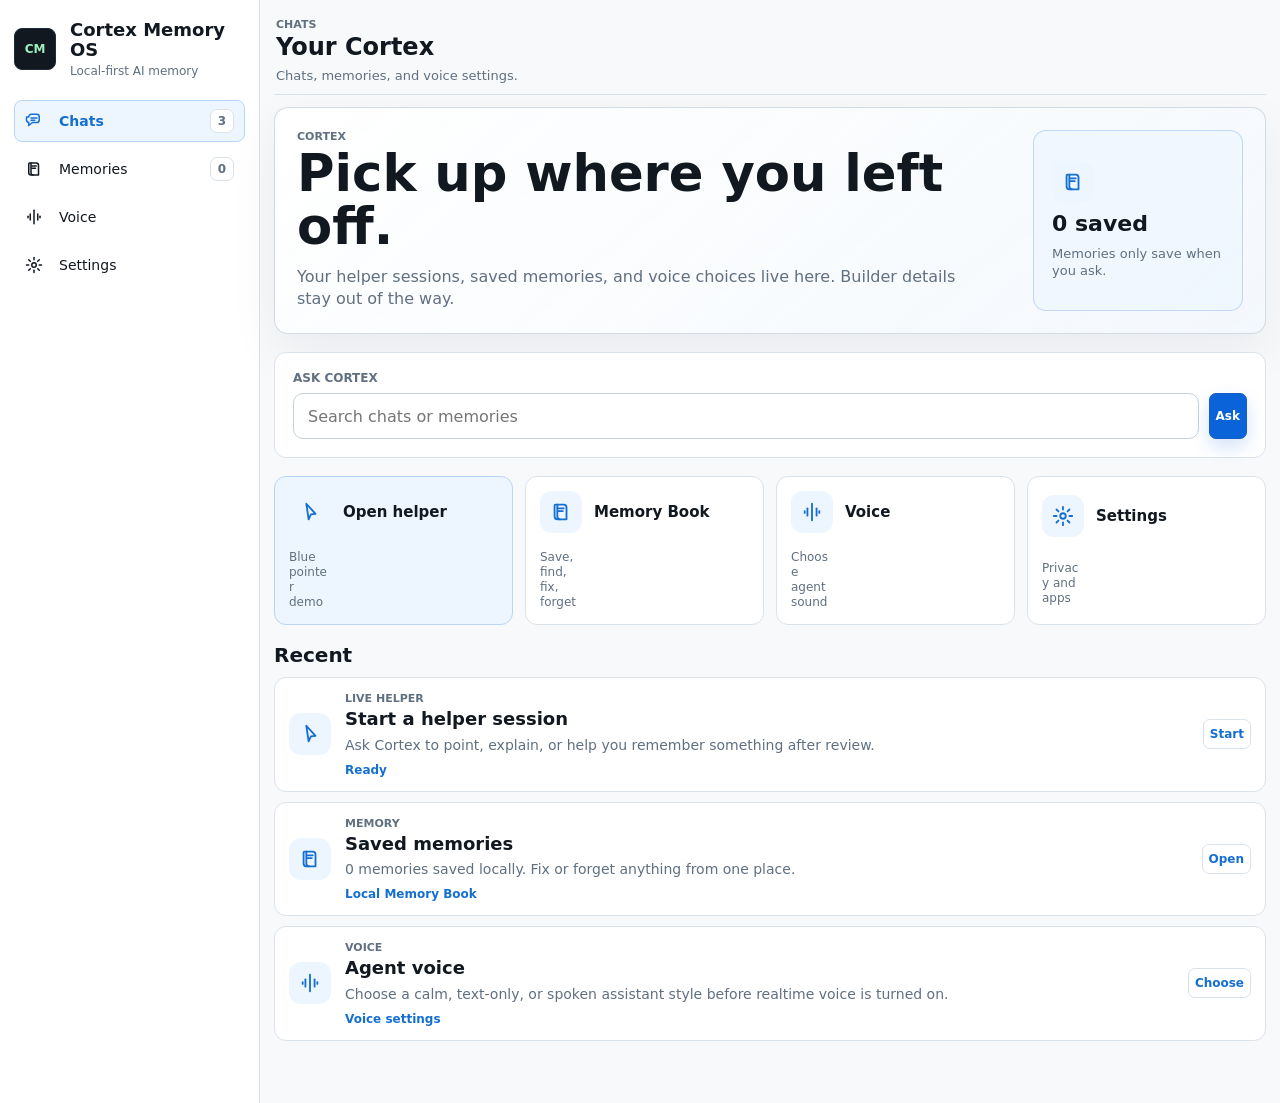
<file: ui/cortex-dashboard/index.html>
<!doctype html>
<html lang="en">
  <head>
    <meta charset="utf-8" />
    <meta name="viewport" content="width=device-width, initial-scale=1" />
    <title>Cortex Memory OS Dashboard</title>
    <link rel="icon" href="data:," />
    <link rel="stylesheet" href="./styles.css?v=20260516-user-shell2" />
  </head>
  <body>
    <div class="dashboard-shell" data-benchmark-id="MEMORY-PALACE-SKILL-FORGE-UI-001">
      <aside class="sidebar" aria-label="Cortex navigation">
        <div class="brand">
          <div class="brand-mark" aria-hidden="true">CM</div>
          <div>
            <strong>Cortex Memory OS</strong>
            <span>Local-first AI memory</span>
          </div>
        </div>

        <nav id="nav-list" class="nav-list" aria-label="Primary"></nav>

        <section class="health-panel" aria-label="Local system health">
          <h2>Memory Store</h2>
          <dl>
            <div><dt>Graph</dt><dd>Healthy</dd></div>
            <div><dt>Vector Index</dt><dd>Healthy</dd></div>
            <div><dt>Evidence Vault</dt><dd>Healthy</dd></div>
          </dl>
        </section>
      </aside>

      <main class="main-area">
        <header class="dashboard-header" aria-label="Dashboard summary">
          <div>
            <p class="section-label" id="view-label">Overview</p>
            <h1 id="view-title">Your Cortex</h1>
            <p id="view-copy">Chats, memories, and voice settings.</p>
          </div>
          <div class="header-actions">
            <span class="system-pill" data-state="healthy">System healthy</span>
            <button class="text-command" type="button" id="audit-log">Audit Log</button>
          </div>
        </header>

        <section
          class="conversation-rail"
          aria-label="Cortex conversations"
          data-view-section="chats"
          data-benchmark-id="DASHBOARD-USER-CONVERSATIONS-001"
        >
          <div id="conversation-home" class="conversation-home"></div>
        </section>

        <section
          class="voice-settings-rail"
          aria-label="Agent voice settings"
          data-view-section="voice"
          data-benchmark-id="DASHBOARD-VOICE-SETTINGS-001"
        >
          <div id="voice-settings" class="voice-settings"></div>
        </section>

        <section
          class="user-settings-rail"
          aria-label="Cortex user settings"
          data-view-section="settings"
          data-benchmark-id="DASHBOARD-USER-SETTINGS-001"
        >
          <div id="user-settings" class="user-settings"></div>
        </section>

        <section
          class="home-command-center developer-only"
          aria-label="Legacy developer home"
          data-view-section="developer"
          data-benchmark-id="DASHBOARD-USER-HOME-001"
        >
          <div id="home-command-center" class="home-command-inner"></div>
        </section>

        <header
          class="status-strip"
          id="status-strip"
          aria-label="Current Cortex status"
          data-view-section="developer"
        ></header>

        <section
          class="live-backbone-rail"
          aria-label="Cursor Companion and encrypted index receipts"
          data-view-section="developer"
        >
          <div id="shadow-live-receipt" class="shadow-live-inner"></div>
          <div id="encrypted-index-panel" class="encrypted-index-inner"></div>
        </section>

        <section
          class="live-tutor-rail"
          aria-label="Live Tutor Overlay"
          data-view-section="developer"
          data-benchmark-id="LIVE-TUTOR-OVERLAY-001"
        >
          <div id="agentic-os-panel" class="agentic-os-inner"></div>
          <div id="live-tutor-panel" class="live-tutor-inner"></div>
        </section>

        <section
          class="live-receipts-rail"
          aria-label="Live Safe Receipts"
          data-view-section="developer"
          data-benchmark-id="LIVE-DASHBOARD-RECEIPTS-001"
        >
          <div id="live-dashboard-receipts" class="live-receipts-inner"></div>
        </section>

        <section class="demo-path-rail" aria-label="Safe Demo Path" data-view-section="developer">
          <div id="demo-path" class="demo-path-inner"></div>
        </section>

        <section
          class="capture-control-rail"
          aria-label="Capture Control and Capture Readiness Ladder"
          data-view-section="developer"
          data-benchmark-id="DASHBOARD-CAPTURE-CONTROL-001 CAPTURE-READINESS-LADDER-001"
        >
          <div id="capture-control" class="capture-control-inner"></div>
          <div
            id="capture-readiness-ladder"
            class="capture-ladder-inner"
            aria-label="Capture Readiness Ladder"
          ></div>
        </section>

        <section class="insight-strip" aria-label="System guardrails" data-view-section="developer">
          <div class="rail-heading">
            <h2>System Guardrails</h2>
          </div>
          <div id="insight-list" class="insight-list"></div>
        </section>

        <section
          class="focus-inspector"
          aria-label="Focus Inspector"
          data-view-section="developer"
        >
          <div id="focus-inspector" class="focus-inspector-inner"></div>
        </section>

        <section
          class="workspace-grid"
          aria-label="Dashboard work queues"
          data-view-section="memories developer"
        >
          <article
            class="work-panel memory-panel"
            aria-labelledby="memory-heading"
            data-work-panel="memories"
          >
            <div class="panel-heading">
              <div>
                <p class="section-label">Memories</p>
                <h1 id="memory-heading">Saved memories</h1>
              </div>
              <span class="count-pill" id="memory-count">0</span>
            </div>
            <div
              id="memory-book-live"
              class="memory-book-live"
              aria-live="polite"
              data-benchmark-id="MANUAL-MEMORY-BOOK-001"
            ></div>
            <div id="memory-tabs" class="tab-row" aria-label="Memory filters"></div>
            <div id="memory-list" class="card-list" aria-live="polite"></div>
          </article>

          <article
            class="work-panel skill-panel"
            aria-labelledby="skill-heading"
            data-work-panel="developer"
          >
            <div class="panel-heading">
              <div>
                <p class="section-label">Skill Forge</p>
                <h1 id="skill-heading">Skill Forge Candidate Workflows</h1>
              </div>
              <span class="count-pill" id="skill-count">0</span>
            </div>
            <div id="skill-tabs" class="tab-row" aria-label="Skill filters"></div>
            <div id="skill-list" class="card-list" aria-live="polite"></div>
          </article>
        </section>

        <section class="audit-rail" aria-label="Recent Safe Receipts" data-view-section="developer">
          <div class="rail-heading">
            <h2>Recent Safe Receipts</h2>
            <button class="text-command" type="button" id="receipt-filter">All Receipts</button>
          </div>
          <div id="receipt-list" class="receipt-list"></div>
          <p id="interaction-receipt" class="interaction-receipt" aria-live="polite">
            Dashboard ready. Actions are local previews only.
          </p>
        </section>
      </main>
    </div>

    <script src="./dashboard-data.js"></script>
    <script src="./capture-control-config.js"></script>
    <script src="./app.js?v=20260516-user-shell2"></script>
  </body>
</html>
</file>
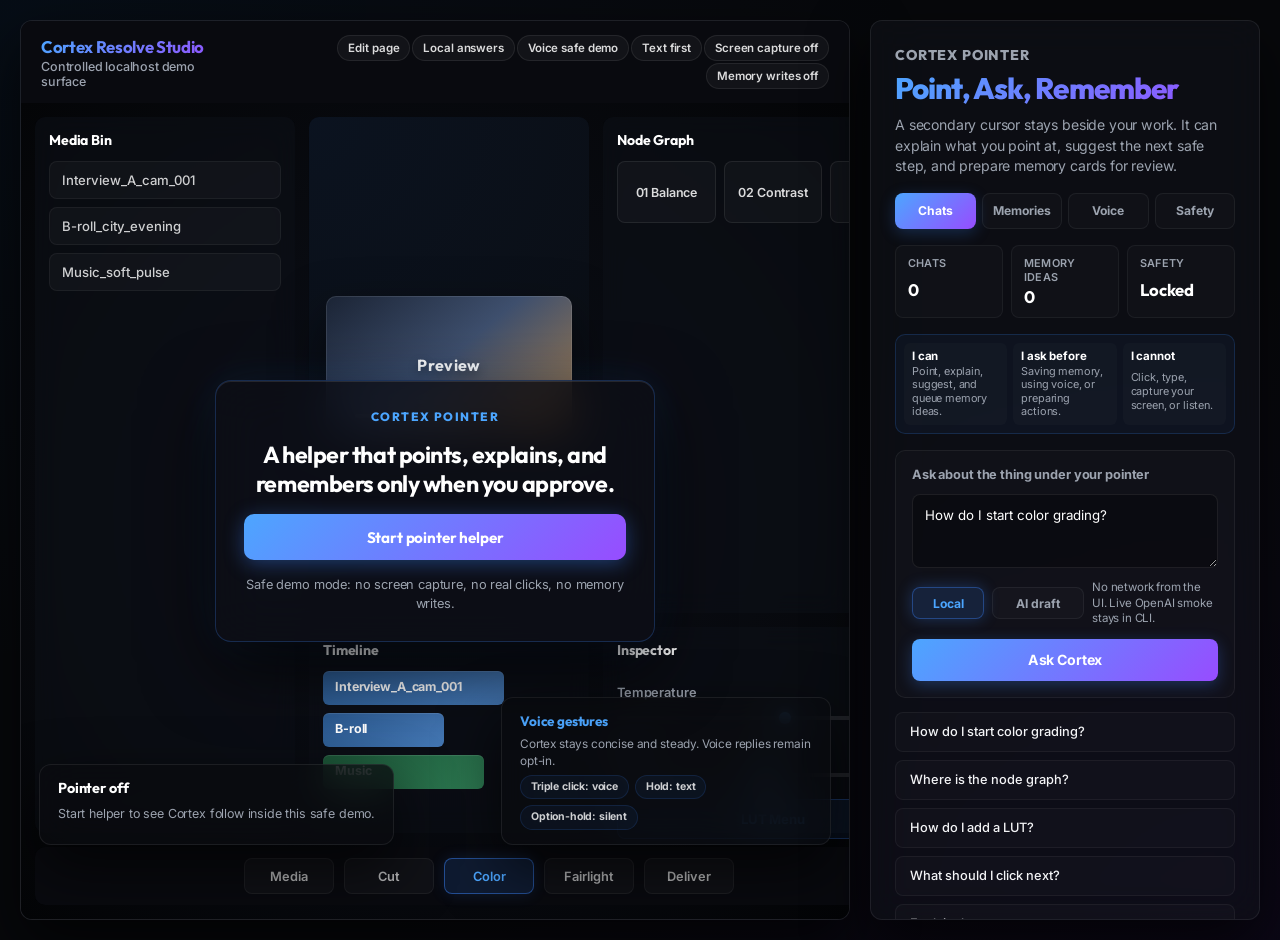
<file: ui/live-tutor-demo/index.html>
<!doctype html>
<html lang="en">
  <head>
    <meta charset="utf-8" />
    <meta name="viewport" content="width=device-width, initial-scale=1" />
    <meta name="cortex-live-tutor-token" content="__CORTEX_LIVE_TUTOR_TOKEN__" />
    <title>Cortex Live Tutor Demo</title>
    <link rel="icon" href="data:," />
    <link rel="stylesheet" href="./styles.css" />
  </head>
  <body>
    <main class="tutor-shell">
      <section class="studio-panel" aria-label="Safe creative tool demo">
        <header class="studio-topbar">
          <div>
            <strong>Cortex Resolve Studio</strong>
            <span>Controlled localhost demo surface</span>
          </div>
          <div class="topbar-actions" aria-label="Demo state">
            <span id="active-page-chip">Edit page</span>
            <span id="ai-mode-chip">Local answers</span>
            <span id="voice-status-chip">Voice safe demo</span>
            <span id="voice-output-chip">Text first</span>
            <span>Screen capture off</span>
            <span>Memory writes off</span>
          </div>
        </header>

        <div class="studio-frame" id="studio-frame">
          <div class="wake-card" id="wake-card">
            <p>Cortex Pointer</p>
            <h2>A helper that points, explains, and remembers only when you approve.</h2>
            <button type="button" id="wake-helper">Start pointer helper</button>
            <span>Safe demo mode: no screen capture, no real clicks, no memory writes.</span>
          </div>

          <aside class="media-bin" data-target-id="media_bin" data-entity-kind="clip asset" data-target-role="asset library">
            <h2>Media Bin</h2>
            <button type="button">Interview_A_cam_001</button>
            <button type="button">B-roll_city_evening</button>
            <button type="button">Music_soft_pulse</button>
          </aside>

          <section class="viewer" aria-label="Preview viewer">
            <div class="viewer-frame">
              <span class="playhead"></span>
              <p>Preview</p>
            </div>
          </section>

          <section class="node-graph" data-target-id="node_graph" data-entity-kind="node graph" data-target-role="color workspace" aria-label="Node Graph">
            <h2>Node Graph</h2>
            <div class="node-row">
              <span>01 Balance</span>
              <span>02 Contrast</span>
              <span>03 Look</span>
            </div>
          </section>

          <aside class="inspector" data-target-id="inspector" data-entity-kind="settings panel" data-target-role="settings panel">
            <h2>Inspector</h2>
            <label>
              Temperature
              <input type="range" min="-100" max="100" value="8" />
            </label>
            <label>
              Tint
              <input type="range" min="-100" max="100" value="-4" />
            </label>
            <button type="button" class="lut-button" data-target-id="lut_menu" data-entity-kind="tool menu" data-target-role="color tool menu">LUT Menu</button>
          </aside>

          <section class="timeline" data-target-id="timeline" data-entity-kind="timeline sequence" data-target-role="timeline" aria-label="Timeline">
            <h2>Timeline</h2>
            <div class="tracks">
              <span class="clip wide">Interview_A_cam_001</span>
              <span class="clip">B-roll</span>
              <span class="audio">Music</span>
            </div>
          </section>

          <nav class="page-switcher" aria-label="Workspace switcher">
            <button type="button">Media</button>
            <button type="button">Cut</button>
            <button type="button" id="color-page-button" data-target-id="color_page_button" data-entity-kind="workspace button" data-target-role="workspace switcher">Color</button>
            <button type="button">Fairlight</button>
            <button type="button">Deliver</button>
          </nav>

          <div class="cursor-aura" id="cursor-aura" aria-hidden="true"></div>
          <div class="spatial-lasso" id="spatial-lasso" aria-hidden="true"></div>
          <div class="target-highlight" id="target-highlight" aria-hidden="true"></div>
          <div class="cursor-trace-layer" id="cursor-trace-layer" aria-hidden="true"></div>
          <div class="shadow-tutor-cursor" id="shadow-tutor-cursor" aria-hidden="true">
            <div class="voice-waveform" id="voice-waveform">
              <span class="voice-waveform-bar"></span>
              <span class="voice-waveform-bar"></span>
              <span class="voice-waveform-bar"></span>
              <span class="voice-waveform-bar"></span>
              <span class="voice-waveform-bar"></span>
            </div>
            <span class="cursor-ring"></span>
            <svg viewBox="0 0 36 44" focusable="false">
              <path d="M5 3.5 31 26.5 19.2 28.1 24.8 40.2 17.4 43 11.9 30.7 4.5 38.1 5 3.5Z" />
            </svg>
            <span class="cursor-tag">Cortex</span>
          </div>
          <div class="cursor-talk-card pill-mode" id="cursor-talk-card" role="group" aria-label="Cortex pointer actions">
            <span id="pointer-status-label">Cortex sees</span>
            <strong id="pointer-target-label">this surface</strong>
            <small id="pointer-entity-label">controlled demo entity</small>
            <div class="pointer-state-row" aria-label="Pointer safety and confidence">
              <span id="pointer-route-chip">Show only</span>
              <span id="pointer-confidence-chip">Confidence --</span>
            </div>
            <div class="pointer-context-row" id="pointer-context-row" aria-label="Pointer context">
              <span id="pointer-this-chip">This: surface</span>
              <span id="pointer-that-chip">That: none</span>
              <span id="pointer-these-chip">Stack: 0</span>
            </div>
            <span class="pointer-tour-strip" id="pointer-tour-strip">Tour off</span>
            <small id="pointer-safety-label">Display only. You stay in control.</small>
            <span class="pointer-loading" id="pointer-loading" aria-hidden="true"></span>
            <div class="cursor-action-row cursor-primary-actions" id="pointer-command-suggestions">
              <button type="button" data-pointer-command="Explain this">Explain</button>
              <button type="button" data-pointer-command="What next?">Next</button>
              <button type="button" data-pointer-command="Remember this">Remember</button>
            </div>
            <details class="cursor-more-actions">
              <summary>More</summary>
              <div class="cursor-action-row">
              <button type="button" data-pointer-voice="triple_click_voice_dialogue" title="Triple click starts a short voice back-and-forth">Voice</button>
              <button type="button" data-pointer-voice="press_hold_text_reply" title="Ask by voice, answer as text">Hold</button>
              <button type="button" data-pointer-voice="press_hold_action_only" title="Show the next cue without voice back">Silent</button>
              <button type="button" data-pointer-ai="openai_dry_run" title="Ask the text fallback using controlled demo facts only">AI</button>
              <button type="button" data-pointer-tour="start" title="Walk through the safe color grading flow">Tour</button>
              <button type="button" data-pointer-tour="next" title="Show the next safe tour cue">Tour next</button>
              <button type="button" data-pointer-tour="stop" title="Stop guided tour mode">Stop</button>
              <button type="button" data-pointer-local="pin-target">Pin</button>
              <button type="button" data-pointer-local="select-target">Select</button>
            </div>
            </details>
          </div>
          <div class="companion-dock" id="companion-dock" aria-live="polite">
            <strong id="dock-state">Pointer off</strong>
            <span id="dock-summary">Start helper to see Cortex follow inside this safe demo.</span>
            <div class="pinned-targets" id="pinned-targets"></div>
          </div>
          <section class="memory-proposal-card" id="memory-proposal-card" aria-label="Memory proposal">
            <p>Cortex has a memory idea</p>
            <strong id="memory-proposal-target">No target</strong>
            <span id="memory-proposal-preview">Nothing has been saved.</span>
            <small>Review first. Save only if you want Cortex to remember it.</small>
            <div>
              <button type="button" id="review-memory-proposal">Review</button>
              <button type="button" id="dismiss-memory-proposal">Dismiss</button>
            </div>
          </section>
          <section class="voice-mode-panel" id="voice-mode-panel" aria-label="Voice pointer modes">
            <strong>Voice gestures</strong>
            <span id="voice-gesture-hint">Triple click for voice. Hold for text. Hold with silent mode for action-only.</span>
            <div class="voice-gesture-pills" aria-label="Voice gesture map">
              <span>Triple click: voice</span>
              <span>Hold: text</span>
              <span>Option-hold: silent</span>
            </div>
          </section>
          <p class="instruction-bubble" id="instruction-bubble" aria-live="polite">
            Ask a question and I will point without clicking.
          </p>
          <p class="pointer-receipt-toast" id="pointer-receipt-toast" aria-live="polite">
            No pointer receipt yet.
          </p>
        </div>
      </section>

      <aside class="tutor-panel" aria-label="Live tutor controls">
        <header>
          <p class="section-label">Cortex Pointer</p>
          <h1>Point, Ask, Remember</h1>
          <p>
            A secondary cursor stays beside your work. It can explain what you point at,
            suggest the next safe step, and prepare memory cards for review.
          </p>
        </header>

        <nav class="product-tabs" aria-label="Cortex product sections">
          <button type="button" class="active" data-product-tab="chat">Chats</button>
          <button type="button" data-product-tab="memories">Memories</button>
          <button type="button" data-product-tab="voice">Voice</button>
          <button type="button" data-product-tab="safety">Safety</button>
        </nav>

        <section class="session-summary-panel" aria-label="Session summary">
          <div><span>Chats</span><strong id="session-chat-count">0</strong></div>
          <div><span>Memory ideas</span><strong id="session-memory-count">0</strong></div>
          <div><span>Safety</span><strong id="session-safety-state">Locked</strong></div>
        </section>

        <section class="capability-strip" id="capability-strip" aria-label="What Cortex can do now">
          <div>
            <strong>I can</strong>
            <span>Point, explain, suggest, and queue memory ideas.</span>
          </div>
          <div>
            <strong>I ask before</strong>
            <span>Saving memory, using voice, or preparing actions.</span>
          </div>
          <div>
            <strong>I cannot</strong>
            <span>Click, type, capture your screen, or listen.</span>
          </div>
        </section>

        <section class="product-tab-panel active" data-product-panel="chat">
        <form id="question-form" class="question-form">
          <label for="question-input">Ask about the thing under your pointer</label>
          <textarea id="question-input" rows="3">How do I start color grading?</textarea>
          <div class="model-mode" aria-label="Tutor answer mode">
            <button type="button" class="active" data-ai-mode="local">Local</button>
            <button type="button" data-ai-mode="openai_dry_run">AI draft</button>
            <span id="ai-mode-note">No network from the UI. Live OpenAI smoke stays in CLI.</span>
          </div>
          <button type="submit">Ask Cortex</button>
        </form>

        <div class="quick-prompts" aria-label="Quick prompts">
          <button type="button">How do I start color grading?</button>
          <button type="button">Where is the node graph?</button>
          <button type="button">How do I add a LUT?</button>
          <button type="button">What should I click next?</button>
          <button type="button">Explain these</button>
          <button type="button">Voice: explain this</button>
        </div>

        <section class="user-product-panel" aria-label="Conversation history">
          <div>
            <p class="section-label">Conversation</p>
            <span id="conversation-status">Nothing yet. Ask Cortex once.</span>
          </div>
          <ol id="conversation-list" class="conversation-list">
            <li class="empty">Past chats will appear here.</li>
          </ol>
        </section>
        </section>

        <section class="product-tab-panel" data-product-panel="memories">
          <section class="user-product-panel" aria-label="Memory ideas">
            <div>
              <p class="section-label">Memory Ideas</p>
              <span id="memory-idea-status">Nothing saved. Review ideas first.</span>
            </div>
            <ol id="memory-idea-list" class="memory-idea-list">
              <li class="empty">Ask Cortex to remember something and it will appear here for review.</li>
            </ol>
          </section>
          <section class="memory-policy-strip" aria-label="Memory safety policy">
            <span>Default: review-only</span>
            <span>No silent saves</span>
            <span>Forget anytime</span>
          </section>
        </section>

        <section class="product-tab-panel" data-product-panel="voice">
        <section class="user-product-panel voice-choice-panel" aria-label="Agent voice settings">
          <div>
            <p class="section-label">Agent Voice</p>
            <span id="voice-choice-chip">Calm guide · text first</span>
          </div>
          <div class="voice-choice-row">
            <button type="button" class="active" data-voice-choice="calm">Calm</button>
            <button type="button" data-voice-choice="bright">Bright</button>
            <button type="button" data-voice-choice="silent_first">Silent first</button>
          </div>
        </section>
        <section class="voice-cost-panel" aria-label="Voice cost guard">
          <strong>Cost guard on</strong>
          <span>Voice replies stay opt-in. Safe demo opens no microphone.</span>
        </section>
        </section>

        <section class="product-tab-panel" data-product-panel="safety">
        <p class="receipt-summary" id="receipt-summary">No pointer receipt yet.</p>
        <section class="safety-lock-panel" aria-label="Safety lock">
          <span>Screen capture off</span>
          <span>Microphone off</span>
          <span>Memory writes off</span>
          <span>Real clicks off</span>
        </section>
        <button type="button" class="receipts-toggle" id="receipts-toggle">Show safety receipts</button>
        <div class="receipt-stack collapsed" id="receipt-stack">
          <section class="receipt-card" aria-label="Latest safe receipt">
            <p class="section-label">Latest Receipt</p>
            <dl>
              <div><dt>Target</dt><dd id="receipt-target">none</dd></div>
              <div><dt>Intent</dt><dd id="receipt-intent">waiting</dd></div>
              <div><dt>Referent</dt><dd id="receipt-referent">none</dd></div>
              <div><dt>Confidence</dt><dd id="receipt-confidence">0.00</dd></div>
              <div><dt>AI mode</dt><dd id="receipt-ai-mode">local</dd></div>
              <div><dt>Effects</dt><dd id="receipt-effects">display-only</dd></div>
              <div><dt>Blocked</dt><dd id="receipt-blocked">clicks, capture, memory</dd></div>
            </dl>
          </section>

          <section class="turn-log" aria-label="Tutor turn log">
            <p class="section-label">Turn Receipts</p>
            <ol id="turn-list"></ol>
          </section>
        </div>
        </section>
      </aside>
    </main>

    <script src="./app.js"></script>
  </body>
</html>
</file>
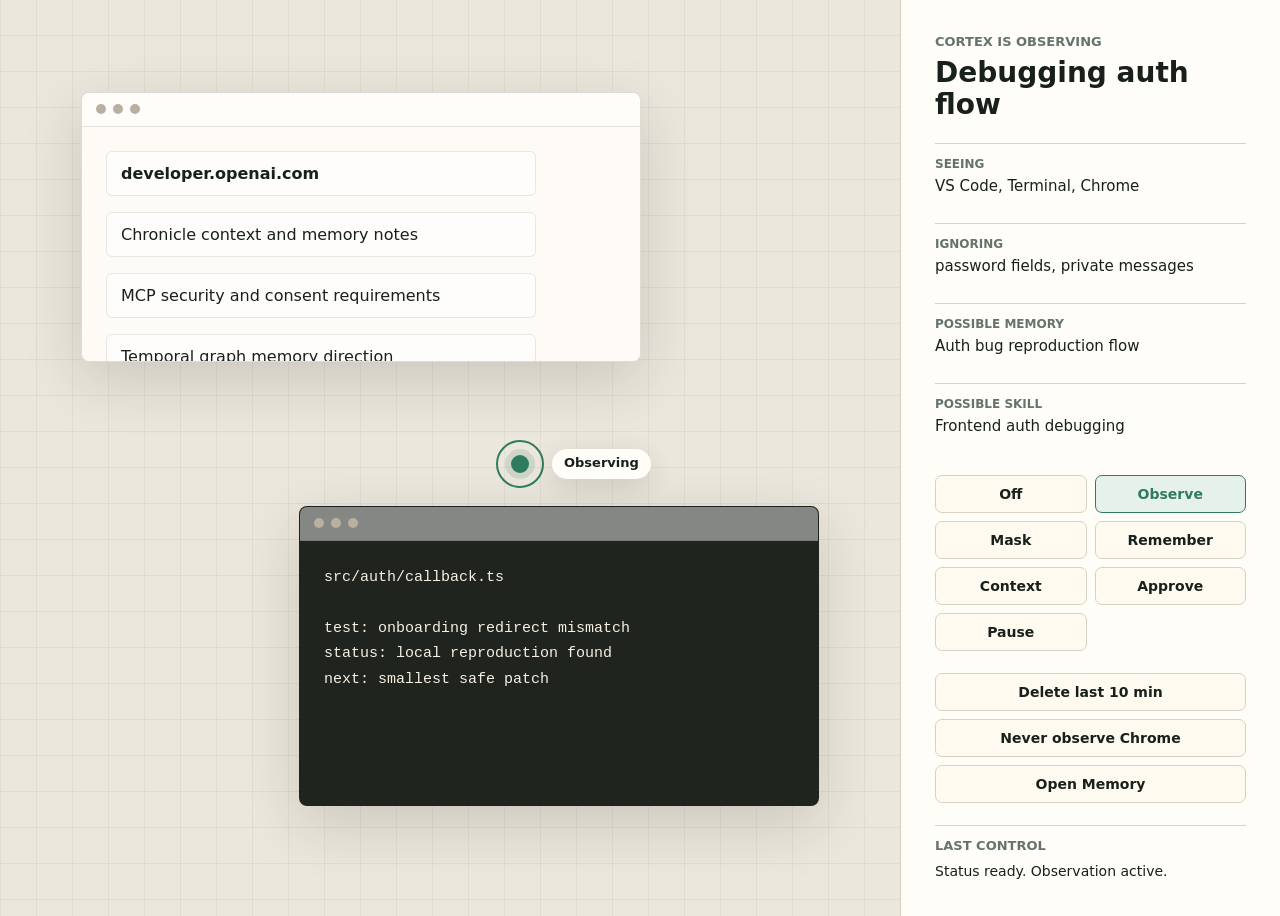
<file: ui/shadow-pointer/index.html>
<!doctype html>
<html lang="en">
  <head>
    <meta charset="utf-8" />
    <meta name="viewport" content="width=device-width, initial-scale=1" />
    <title>Cortex Shadow Pointer</title>
    <link rel="icon" href="data:," />
    <link rel="stylesheet" href="./styles.css" />
  </head>
  <body>
    <main class="surface" aria-label="Shadow Pointer prototype">
      <section class="workspace" aria-label="Observed workspace">
        <div class="window chrome">
          <div class="bar"><span></span><span></span><span></span></div>
          <div class="research-lines">
            <b>developer.openai.com</b>
            <p>Chronicle context and memory notes</p>
            <p>MCP security and consent requirements</p>
            <p>Temporal graph memory direction</p>
          </div>
        </div>
        <div class="window editor">
          <div class="bar"><span></span><span></span><span></span></div>
          <pre>src/auth/callback.ts

test: onboarding redirect mismatch
status: local reproduction found
next: smallest safe patch</pre>
        </div>
        <button class="shadow-pointer" id="pointer" aria-expanded="true" aria-controls="panel">
          <span class="halo"></span>
          <span class="dot"></span>
          <span class="state-pill" id="pointer-state">Observing</span>
        </button>
      </section>

      <aside class="panel" id="panel">
        <header>
          <p class="eyebrow">Cortex is <span id="state-label">Observing</span></p>
          <h1 id="workstream">Debugging auth flow</h1>
        </header>

        <dl class="rows">
          <div>
            <dt>Seeing</dt>
            <dd id="seeing">VS Code, Terminal, Chrome</dd>
          </div>
          <div>
            <dt>Ignoring</dt>
            <dd id="ignoring">password fields, private messages</dd>
          </div>
          <div>
            <dt>Possible memory</dt>
            <dd id="memory">Auth bug reproduction flow</dd>
          </div>
          <div>
            <dt>Possible skill</dt>
            <dd id="skill">Frontend auth debugging</dd>
          </div>
        </dl>

        <div class="controls" aria-label="Shadow Pointer states">
          <button data-state="off">Off</button>
          <button data-state="observing" class="active">Observe</button>
          <button data-state="private_masking">Mask</button>
          <button data-state="remembering">Remember</button>
          <button data-state="agent_contexting">Context</button>
          <button data-state="needs_approval">Approve</button>
          <button data-state="paused">Pause</button>
        </div>

        <div class="actions">
          <button id="delete-recent">Delete last 10 min</button>
          <button id="ignore-app">Never observe Chrome</button>
          <button id="open-memory">Open Memory</button>
        </div>

        <div class="receipt" aria-live="polite">
          <p class="eyebrow">Last control</p>
          <p id="control-receipt">Status ready. Observation active.</p>
        </div>
      </aside>
    </main>

    <script src="./app.js"></script>
  </body>
</html>
</file>
<file: ui/cortex-dashboard/styles.css>
:root {
  color-scheme: light;
  --bg: #f7f9fb;
  --surface: #ffffff;
  --surface-2: #f2f6f9;
  --ink: #121820;
  --muted: #607080;
  --line: #dbe3ea;
  --line-strong: #c4d0db;
  --green: #16824a;
  --blue: #156fd1;
  --amber: #b36b00;
  --red: #c53532;
  --shadow: 0 6px 18px rgba(18, 24, 32, 0.04);
  font-family:
    Inter, ui-sans-serif, system-ui, -apple-system, BlinkMacSystemFont, "Segoe UI", sans-serif;
}

* {
  box-sizing: border-box;
}

[hidden] {
  display: none !important;
}

body {
  margin: 0;
  min-width: 320px;
  min-height: 100vh;
  background: var(--bg);
  color: var(--ink);
}

button {
  font: inherit;
}

.dashboard-shell {
  display: grid;
  grid-template-columns: 260px minmax(0, 1fr);
  min-height: 100vh;
}

.sidebar {
  display: flex;
  flex-direction: column;
  gap: 22px;
  padding: 20px 14px;
  border-right: 1px solid var(--line);
  background: var(--surface);
}

.brand {
  display: grid;
  grid-template-columns: 44px minmax(0, 1fr);
  gap: 12px;
  align-items: center;
  min-height: 50px;
}

.brand-mark {
  display: grid;
  place-items: center;
  width: 42px;
  height: 42px;
  border: 1px solid #1f2d3b;
  border-radius: 8px;
  background: #121820;
  color: #9df0bc;
  font-size: 12px;
  font-weight: 850;
}

.brand strong {
  display: block;
  font-size: 18px;
  line-height: 1.1;
}

.brand span {
  display: block;
  margin-top: 4px;
  color: var(--muted);
  font-size: 12px;
}

.nav-list {
  display: grid;
  gap: 6px;
}

.nav-item {
  display: grid;
  grid-template-columns: 24px minmax(0, 1fr) auto;
  gap: 10px;
  align-items: center;
  min-height: 42px;
  padding: 0 10px;
  border: 1px solid transparent;
  border-radius: 8px;
  background: transparent;
  color: var(--ink);
  cursor: pointer;
  font-size: 14px;
  text-align: left;
}

.nav-item svg,
.icon-button svg,
.status-icon svg {
  width: 18px;
  height: 18px;
  stroke-width: 2;
}

.nav-item.active {
  border-color: #b9d5f5;
  background: #edf6ff;
  color: var(--blue);
  font-weight: 750;
}

.nav-count,
.count-pill,
.mini-count {
  display: inline-grid;
  place-items: center;
  min-width: 24px;
  height: 24px;
  padding: 0 7px;
  border: 1px solid var(--line);
  border-radius: 7px;
  background: var(--surface);
  color: var(--muted);
  font-size: 12px;
  font-weight: 750;
}

.health-panel {
  margin-top: 10px;
  padding: 14px;
  border: 1px solid var(--line);
  border-radius: 8px;
  background: #fbfdff;
}

body:not([data-active-view="developer"]) .health-panel {
  display: none;
}

body[data-active-view="memories"] #memory-tabs,
body[data-active-view="memories"] #memory-list {
  display: none;
}

body:not([data-active-view="developer"]) .header-actions {
  display: none;
}

.health-panel h2,
.audit-rail h2 {
  margin: 0;
  font-size: 13px;
  line-height: 1.2;
}

.health-panel dl {
  display: grid;
  gap: 10px;
  margin: 12px 0 0;
}

.health-panel div {
  display: flex;
  justify-content: space-between;
  gap: 12px;
  color: var(--muted);
  font-size: 12px;
}

.health-panel dt,
.health-panel dd {
  margin: 0;
}

.health-panel dd {
  color: var(--green);
  font-weight: 700;
}

.main-area {
  display: grid;
  grid-template-rows: auto auto auto auto minmax(0, 1fr) auto;
  gap: 12px;
  width: min(1280px, 100%);
  min-width: 0;
  margin: 0 auto;
  padding: 14px;
}

.dashboard-header {
  display: flex;
  align-items: center;
  justify-content: space-between;
  gap: 16px;
  min-height: 60px;
  padding: 4px 2px 10px;
  border-bottom: 1px solid var(--line);
}

.dashboard-header h1 {
  margin: 3px 0 0;
  font-size: 24px;
  line-height: 1.1;
  letter-spacing: 0;
}

.dashboard-header p:last-child {
  margin: 6px 0 0;
  color: var(--muted);
  font-size: 13px;
  line-height: 1.35;
}

.header-actions {
  display: flex;
  flex-wrap: wrap;
  gap: 10px;
  justify-content: flex-end;
}

.system-pill {
  display: inline-flex;
  align-items: center;
  min-height: 34px;
  padding: 0 12px;
  border: 1px solid #cfe6d5;
  border-radius: 8px;
  background: #f4fbf6;
  color: var(--green);
  font-size: 12px;
  font-weight: 850;
}

.home-command-center {
  min-width: 0;
}

.conversation-rail,
.voice-settings-rail,
.user-settings-rail {
  min-width: 0;
}

.conversation-home,
.voice-settings,
.user-settings {
  display: grid;
  gap: 18px;
}

.conversation-hero,
.voice-hero {
  display: grid;
  grid-template-columns: minmax(0, 1fr) minmax(210px, 0.25fr);
  gap: 18px;
  align-items: stretch;
  padding: 22px;
  border: 1px solid rgba(196, 208, 219, 0.72);
  border-radius: 14px;
  background:
    linear-gradient(140deg, rgba(255, 255, 255, 0.92), rgba(242, 247, 252, 0.86)),
    var(--surface);
  box-shadow: 0 18px 50px rgba(18, 24, 32, 0.06);
}

.conversation-hero h2,
.voice-hero h2 {
  max-width: 760px;
  margin: 4px 0 0;
  font-size: clamp(32px, 4vw, 52px);
  line-height: 1.02;
  letter-spacing: 0;
}

.conversation-hero p:last-child,
.voice-hero p:last-child {
  max-width: 680px;
  margin: 14px 0 0;
  color: var(--muted);
  font-size: 16px;
  line-height: 1.42;
}

.quick-memory-card,
.voice-status-card {
  display: grid;
  align-content: center;
  gap: 8px;
  min-height: 154px;
  padding: 18px;
  border: 1px solid rgba(185, 213, 245, 0.9);
  border-radius: 13px;
  background: rgba(237, 246, 255, 0.72);
}

.quick-memory-card span,
.voice-status-card span,
.conversation-action span,
.conversation-icon,
.setting-card > span {
  display: grid;
  place-items: center;
  width: 42px;
  height: 42px;
  border-radius: 12px;
  background: #edf6ff;
  color: var(--blue);
}

.quick-memory-card svg,
.voice-status-card svg,
.conversation-action svg,
.conversation-icon svg,
.setting-card svg {
  width: 22px;
  height: 22px;
  stroke-width: 2;
}

.quick-memory-card strong,
.voice-status-card strong {
  font-size: 22px;
  line-height: 1.15;
}

.quick-memory-card small,
.voice-status-card small {
  color: var(--muted);
  font-size: 13px;
  line-height: 1.35;
}

.conversation-ask {
  display: grid;
  gap: 8px;
  padding: 18px;
  border: 1px solid var(--line);
  border-radius: 12px;
  background: var(--surface);
}

.conversation-ask label {
  color: var(--muted);
  font-size: 12px;
  font-weight: 850;
  text-transform: uppercase;
}

.conversation-ask div {
  display: grid;
  grid-template-columns: minmax(0, 1fr) auto;
  gap: 10px;
}

.conversation-ask input {
  min-width: 0;
  height: 46px;
  padding: 0 14px;
  border: 1px solid var(--line-strong);
  border-radius: 10px;
  background: #fff;
  color: var(--ink);
  font: inherit;
}

.conversation-actions,
.voice-choice-grid {
  display: grid;
  grid-template-columns: repeat(4, minmax(0, 1fr));
  gap: 12px;
}

.conversation-action,
.voice-choice,
.reply-mode,
.developer-link-button {
  border: 1px solid var(--line);
  border-radius: 12px;
  background: var(--surface);
  color: var(--ink);
  cursor: pointer;
  text-align: left;
}

.conversation-action {
  display: grid;
  grid-template-columns: 42px minmax(0, 1fr);
  gap: 12px;
  align-items: center;
  min-height: 90px;
  padding: 14px;
  text-decoration: none;
}

.conversation-action.primary {
  border-color: #b9d5f5;
  background: #edf6ff;
}

.conversation-action strong,
.conversation-action small {
  display: block;
  overflow-wrap: anywhere;
}

.conversation-action strong {
  font-size: 15px;
  line-height: 1.2;
}

.conversation-action small {
  margin-top: 5px;
  color: var(--muted);
  font-size: 12px;
  line-height: 1.25;
}

.user-section-heading {
  display: flex;
  align-items: center;
  justify-content: space-between;
  gap: 14px;
}

.user-section-heading h2 {
  margin: 0;
  font-size: 20px;
  line-height: 1.2;
}

.conversation-list,
.settings-simple-list,
.reply-mode-list {
  display: grid;
  gap: 10px;
}

.conversation-card,
.setting-card {
  display: grid;
  grid-template-columns: 42px minmax(0, 1fr) auto;
  gap: 14px;
  align-items: center;
  min-height: 94px;
  padding: 14px;
  border: 1px solid var(--line);
  border-radius: 12px;
  background: var(--surface);
}

.conversation-card em,
.setting-card em {
  display: block;
  color: var(--muted);
  font-size: 11px;
  font-style: normal;
  font-weight: 850;
  text-transform: uppercase;
}

.conversation-card strong,
.setting-card strong {
  display: block;
  margin-top: 3px;
  font-size: 18px;
  line-height: 1.2;
}

.conversation-card p,
.setting-card p {
  margin: 6px 0 0;
  color: var(--muted);
  font-size: 14px;
  line-height: 1.35;
}

.conversation-card small {
  display: block;
  margin-top: 8px;
  color: var(--blue);
  font-size: 12px;
  font-weight: 750;
}

.voice-choice {
  display: grid;
  gap: 8px;
  min-height: 126px;
  padding: 18px;
}

.voice-choice.active,
.reply-mode.active {
  border-color: #b9d5f5;
  background: #edf6ff;
  box-shadow: 0 10px 28px rgba(21, 111, 209, 0.08);
}

.voice-choice strong {
  font-size: 20px;
  line-height: 1.15;
}

.voice-choice span,
.reply-mode small {
  color: var(--muted);
  font-size: 14px;
  line-height: 1.35;
}

.reply-mode {
  display: grid;
  grid-template-columns: 36px minmax(140px, 0.26fr) minmax(0, 1fr);
  gap: 12px;
  align-items: center;
  min-height: 62px;
  padding: 12px 14px;
}

.reply-mode span {
  display: grid;
  place-items: center;
  width: 36px;
  height: 36px;
  border-radius: 10px;
  background: #f0f5fa;
  color: var(--blue);
}

.reply-mode svg {
  width: 19px;
  height: 19px;
}

.setting-card {
  grid-template-columns: 42px minmax(0, 1fr);
}

.setting-card > span {
  background: #f4fbf6;
  color: var(--green);
}

.developer-link-button {
  min-height: 46px;
  padding: 0 16px;
  justify-self: start;
  font-weight: 800;
}

.home-command-inner {
  display: grid;
  gap: 18px;
  padding: 2px 0 0;
}

.home-hero {
  display: grid;
  grid-template-columns: minmax(0, 1fr) minmax(280px, 0.36fr);
  gap: 22px;
  align-items: stretch;
}

.home-hero-copy {
  display: grid;
  align-content: center;
  min-height: 154px;
}

.home-hero-copy h2 {
  max-width: 760px;
  margin: 0;
  font-size: clamp(42px, 5.6vw, 76px);
  line-height: 0.95;
  letter-spacing: 0;
}

.home-hero-copy p:last-child {
  max-width: 650px;
  margin: 18px 0 0;
  color: var(--muted);
  font-size: 18px;
  line-height: 1.45;
}

.home-safety-card {
  display: grid;
  align-content: center;
  gap: 8px;
  min-height: 142px;
  padding: 22px;
  border: 1px solid #d8e6dd;
  border-radius: 10px;
  background: #f8fcf9;
}

.home-safety-card span {
  display: grid;
  place-items: center;
  width: 44px;
  height: 44px;
  border-radius: 12px;
  background: #e8f7ee;
  color: var(--green);
}

.home-safety-card svg {
  width: 24px;
  height: 24px;
  stroke-width: 2;
}

.home-safety-card strong {
  font-size: 20px;
  line-height: 1.2;
}

.home-safety-card p {
  margin: 0;
  color: var(--muted);
  font-size: 15px;
  line-height: 1.4;
}

.home-question {
  display: flex;
  flex-wrap: wrap;
  gap: 8px 16px;
  align-items: baseline;
  min-height: 42px;
  padding: 0 2px;
}

.home-question strong {
  font-size: 24px;
  line-height: 1.15;
}

.home-question span {
  color: var(--muted);
  font-size: 15px;
  line-height: 1.4;
}

.home-actions {
  display: grid;
  grid-template-columns: repeat(5, minmax(0, 1fr));
  gap: 12px;
}

.home-action {
  display: grid;
  grid-template-columns: 44px minmax(0, 1fr);
  gap: 12px;
  align-items: center;
  min-height: 104px;
  padding: 16px;
  border: 1px solid var(--line);
  border-radius: 10px;
  background: #fff;
  color: var(--ink);
  text-align: left;
  text-decoration: none;
  cursor: pointer;
}

.home-action.primary {
  border-color: #b8d5f4;
  background: #edf6ff;
}

.home-action span {
  display: grid;
  place-items: center;
  width: 44px;
  height: 44px;
  border-radius: 12px;
  background: #f0f5fa;
  color: var(--blue);
}

.home-action div {
  min-width: 0;
}

.home-action svg {
  width: 24px;
  height: 24px;
  stroke-width: 2;
}

.home-action strong,
.home-action em {
  display: block;
  min-width: 0;
  overflow-wrap: anywhere;
}

.home-action strong {
  font-size: 16px;
  line-height: 1.2;
}

.home-action em {
  margin-top: 6px;
  color: var(--muted);
  font-size: 13px;
  font-style: normal;
  line-height: 1.25;
}

.home-action:hover {
  border-color: #b9d5f5;
  box-shadow: 0 8px 22px rgba(21, 111, 209, 0.08);
}

.home-safety-lights {
  display: grid;
  grid-template-columns: repeat(4, minmax(0, 1fr));
  gap: 10px;
}

.home-safety-lights div {
  min-width: 0;
  padding: 14px 16px;
  border: 1px solid #d8e6dd;
  border-radius: 10px;
  background: #f8fcf9;
}

.home-safety-lights span,
.home-safety-lights strong {
  display: block;
  overflow-wrap: anywhere;
}

.home-safety-lights span {
  color: var(--muted);
  font-size: 12px;
  font-weight: 800;
  text-transform: uppercase;
}

.home-safety-lights strong {
  margin-top: 6px;
  font-size: 18px;
  line-height: 1.15;
}

.status-strip {
  display: grid;
  grid-template-columns: repeat(4, minmax(0, 1fr)) minmax(160px, auto);
  gap: 8px;
}

.status-item {
  display: grid;
  grid-template-columns: 28px minmax(0, 1fr);
  gap: 9px;
  align-items: center;
  min-height: 52px;
  padding: 9px;
  border: 1px solid var(--line);
  border-radius: 8px;
  background: var(--surface);
}

.status-icon {
  display: grid;
  place-items: center;
  width: 28px;
  height: 28px;
  border-radius: 8px;
  background: #edf8f1;
  color: var(--green);
}

.status-item[data-state="neutral"] .status-icon {
  background: #eff5fb;
  color: var(--blue);
}

.status-label,
.section-label,
.meta-label {
  margin: 0;
  color: var(--muted);
  font-size: 11px;
  font-weight: 800;
  line-height: 1.2;
  text-transform: uppercase;
}

.status-value {
  display: block;
  margin-top: 2px;
  font-size: 13px;
  font-weight: 800;
  line-height: 1.2;
}

.status-detail {
  display: block;
  margin-top: 2px;
  color: var(--muted);
  font-size: 12px;
  line-height: 1.2;
}

.pause-button {
  display: inline-flex;
  gap: 8px;
  align-items: center;
  justify-content: center;
  min-height: 52px;
  padding: 0 12px;
  border: 1px solid var(--line-strong);
  border-radius: 8px;
  background: var(--surface);
  color: var(--ink);
  cursor: pointer;
  font-size: 13px;
  font-weight: 750;
}

.workspace-grid {
  display: grid;
  grid-template-columns: minmax(0, 1fr) minmax(0, 1fr);
  gap: 12px;
  align-items: start;
  min-height: 0;
}

.workspace-grid.single-view {
  grid-template-columns: minmax(0, 860px);
  justify-content: start;
}

.memory-book-live {
  min-width: 0;
}

.memory-book-panel {
  display: grid;
  gap: 14px;
}

.memory-book-intro {
  display: grid;
  grid-template-columns: 42px minmax(0, 1fr);
  gap: 12px;
  align-items: center;
  min-height: 70px;
  padding: 14px;
  border: 1px solid #cfe0ee;
  border-radius: 8px;
  background: #fbfdff;
}

.memory-book-icon {
  display: grid;
  place-items: center;
  width: 42px;
  height: 42px;
  border-radius: 10px;
  background: #edf6ff;
  color: var(--blue);
}

.memory-book-icon svg {
  width: 24px;
  height: 24px;
  stroke-width: 2.2;
}

.memory-book-intro strong,
.memory-book-intro em {
  display: block;
  min-width: 0;
}

.memory-book-intro strong {
  font-size: 20px;
  line-height: 1.2;
}

.memory-book-intro em {
  margin-top: 4px;
  color: var(--muted);
  font-size: 14px;
  font-style: normal;
  line-height: 1.35;
}

.memory-book-label {
  color: var(--muted);
  font-size: 12px;
  font-weight: 850;
  text-transform: uppercase;
}

.memory-book-textarea,
.memory-book-inline-textarea,
.memory-book-search input,
.memory-book-ask input {
  width: 100%;
  border: 1px solid var(--line-strong);
  border-radius: 8px;
  background: #fff;
  color: var(--ink);
  font: inherit;
}

.memory-book-textarea {
  min-height: 88px;
  resize: vertical;
  padding: 12px;
  line-height: 1.4;
}

.memory-book-inline-textarea {
  min-height: 78px;
  margin-top: 8px;
  resize: vertical;
  padding: 10px;
  line-height: 1.4;
}

.memory-book-steps {
  display: grid;
  grid-template-columns: repeat(4, minmax(0, 1fr));
  gap: 8px;
  margin: 0;
  padding: 0;
  list-style: none;
}

.memory-book-steps li {
  min-width: 0;
  padding: 10px;
  border: 1px solid #d8e6dd;
  border-radius: 8px;
  background: #f8fcf9;
  color: #2d6040;
  font-size: 12px;
  font-weight: 750;
  line-height: 1.3;
}

.memory-book-actions {
  display: flex;
  flex-wrap: wrap;
  gap: 8px;
}

.memory-book-search,
.memory-book-ask {
  display: grid;
  gap: 8px;
}

.memory-book-search > div,
.memory-book-ask > div {
  display: grid;
  grid-template-columns: minmax(0, 1fr) auto auto;
  gap: 8px;
  align-items: center;
}

.memory-book-search input,
.memory-book-ask input {
  min-height: 40px;
  padding: 0 12px;
}

.memory-book-ask > div {
  grid-template-columns: minmax(0, 1fr) auto;
}

.memory-book-answer,
.memory-book-context-pack,
.memory-book-explain,
.memory-book-undo {
  padding: 12px;
  border: 1px solid #cfe0ee;
  border-radius: 8px;
  background: #fbfdff;
}

.memory-book-answer strong,
.memory-book-explain strong {
  display: block;
  color: #213040;
  font-size: 14px;
  line-height: 1.2;
}

.memory-book-answer p {
  margin: 6px 0;
  font-size: 15px;
  line-height: 1.4;
}

.memory-book-answer span {
  color: var(--muted);
  font-size: 12px;
  font-weight: 700;
}

.memory-book-context-pack {
  display: grid;
  gap: 10px;
  border-color: #d8e6dd;
  background: #f8fcf9;
}

.memory-book-agent-heading {
  display: grid;
  grid-template-columns: 32px minmax(0, 1fr);
  gap: 10px;
  align-items: center;
}

.memory-book-agent-heading > span {
  display: grid;
  width: 32px;
  height: 32px;
  place-items: center;
  border-radius: 8px;
  color: #17633b;
  background: #e7f6ec;
}

.memory-book-agent-heading svg {
  width: 18px;
  height: 18px;
  stroke-width: 2.2;
}

.memory-book-context-pack strong {
  font-size: 14px;
}

.memory-book-context-pack p,
.memory-book-agent-heading em,
.memory-book-context-pack li {
  margin: 0;
  color: #2d3b48;
  font-size: 13px;
  line-height: 1.35;
}

.memory-book-agent-heading p {
  margin-top: 3px;
}

.memory-book-agent-heading em {
  display: block;
  margin-top: 3px;
  color: var(--muted);
  font-style: normal;
  font-weight: 800;
}

.memory-book-context-pack dl {
  display: grid;
  grid-template-columns: repeat(3, minmax(0, 1fr));
  gap: 8px;
  margin: 0;
}

.memory-book-context-pack dl div {
  min-width: 0;
  padding: 8px;
  border: 1px solid #d8e6dd;
  border-radius: 8px;
  background: #fff;
}

.memory-book-context-pack dt,
.memory-book-context-pack dd {
  margin: 0;
}

.memory-book-context-pack dt {
  color: var(--muted);
  font-size: 10px;
  font-weight: 900;
  text-transform: uppercase;
}

.memory-book-context-pack dd {
  margin-top: 3px;
  color: #235c3a;
  font-size: 13px;
  font-weight: 800;
}

.memory-book-context-pack ul {
  display: grid;
  gap: 5px;
  margin: 0;
  padding-left: 18px;
}

.memory-book-agent-effects {
  display: grid;
  grid-template-columns: repeat(2, minmax(0, 1fr));
  gap: 8px;
}

.memory-book-agent-effects > div,
.memory-book-helper-note {
  min-width: 0;
  padding: 10px;
  border: 1px solid #d8e6dd;
  border-radius: 8px;
  background: #fff;
}

.memory-book-agent-effects strong,
.memory-book-helper-note strong {
  display: block;
  margin-bottom: 6px;
  color: #213040;
}

.memory-book-agent-effects ul,
.memory-book-helper-note ul {
  padding-left: 16px;
}

.memory-book-safety {
  display: grid;
  grid-template-columns: repeat(4, minmax(0, 1fr));
  gap: 8px;
}

.memory-book-safety div {
  min-width: 0;
  padding: 10px;
  border: 1px solid #d8e6dd;
  border-radius: 8px;
  background: #f8fcf9;
}

.memory-book-safety span,
.memory-book-safety strong {
  display: block;
}

.memory-book-safety span {
  color: var(--muted);
  font-size: 11px;
  font-weight: 850;
  text-transform: uppercase;
}

.memory-book-safety strong {
  margin-top: 3px;
  color: #235c3a;
  font-size: 15px;
  line-height: 1.2;
}

.memory-book-safety-note {
  margin: -4px 0 0;
  color: var(--muted);
  font-size: 12px;
  line-height: 1.35;
}

.memory-book-secret-check {
  display: grid;
  gap: 4px;
  padding: 10px 12px;
  border: 1px solid #d8e6dd;
  border-radius: 8px;
  background: #f8fcf9;
}

.memory-book-secret-check[data-state="warning"] {
  border-color: #f1c7c0;
  background: #fff8f6;
}

.memory-book-secret-check strong {
  color: #213040;
  font-size: 13px;
}

.memory-book-secret-check span {
  color: var(--muted);
  font-size: 12px;
  font-weight: 750;
  line-height: 1.35;
}

.memory-book-undo {
  display: flex;
  align-items: center;
  justify-content: space-between;
  gap: 12px;
  border-color: #ecd7ad;
  background: #fffaf0;
}

.memory-book-undo span {
  color: #694500;
  font-size: 14px;
  font-weight: 750;
}

.memory-book-explain {
  display: grid;
  gap: 8px;
}

.memory-book-explain ul {
  display: grid;
  gap: 5px;
  margin: 0;
  padding-left: 18px;
  color: #334455;
  font-size: 13px;
  line-height: 1.35;
}

.memory-book-status {
  min-height: 38px;
  padding: 10px 12px;
  border: 1px solid #d8e6dd;
  border-radius: 8px;
  background: #f8fcf9;
  color: #315f43;
  font-size: 13px;
  font-weight: 750;
  line-height: 1.3;
}

.memory-book-status[data-state="warning"] {
  border-color: #f0d5c4;
  background: #fff8f3;
  color: #835122;
}

.memory-book-list {
  display: grid;
  gap: 10px;
}

.memory-book-list h2 {
  margin: 0;
  font-size: 17px;
  line-height: 1.2;
}

.memory-book-empty,
.memory-book-card {
  border: 1px solid var(--line);
  border-radius: 8px;
  background: #fff;
}

.memory-book-empty {
  padding: 16px;
  color: var(--muted);
  font-size: 14px;
}

.memory-book-card {
  display: grid;
  gap: 12px;
  padding: 14px;
}

.memory-book-card strong {
  display: block;
  font-size: 17px;
  line-height: 1.25;
}

.memory-book-card p {
  margin: 8px 0 0;
  color: #24313d;
  font-size: 15px;
  line-height: 1.45;
}

.memory-book-card dl {
  display: grid;
  grid-template-columns: repeat(3, minmax(0, 1fr));
  gap: 8px;
  margin: 0;
}

.memory-book-card dl div {
  min-width: 0;
  padding: 9px;
  border: 1px solid #e0e8ef;
  border-radius: 8px;
  background: #fbfdff;
}

.memory-book-card dt,
.memory-book-card dd {
  margin: 0;
}

.memory-book-card dt {
  color: var(--muted);
  font-size: 10px;
  font-weight: 900;
  text-transform: uppercase;
}

.memory-book-card dd {
  margin-top: 4px;
  color: #2d3b48;
  font-size: 12px;
  line-height: 1.3;
}

.memory-book-card-actions {
  display: flex;
  flex-wrap: wrap;
  gap: 8px;
}

.memory-book-confirm {
  display: grid;
  gap: 8px;
  padding: 10px;
  border: 1px solid #ecd7ad;
  border-radius: 8px;
  background: #fffaf0;
}

.memory-book-confirm strong {
  color: #694500;
  font-size: 14px;
}

.memory-book-confirm span {
  color: #694500;
  font-size: 13px;
}

.memory-book-confirm div {
  display: flex;
  flex-wrap: wrap;
  gap: 8px;
}

.memory-book-log {
  display: grid;
  gap: 8px;
  padding-top: 2px;
}

.memory-book-log h2 {
  margin: 0;
  font-size: 15px;
}

.memory-book-log ol {
  display: grid;
  gap: 6px;
  margin: 0;
  padding: 0;
  list-style: none;
}

.memory-book-log li {
  display: flex;
  justify-content: space-between;
  gap: 10px;
  padding: 8px 10px;
  border: 1px solid var(--line);
  border-radius: 8px;
  background: #fff;
  color: var(--muted);
  font-size: 12px;
}

.memory-book-log li strong {
  color: var(--ink);
}

.demo-path-rail {
  min-width: 0;
}

.capture-control-rail {
  display: grid;
  grid-template-columns: minmax(280px, 0.78fr) minmax(360px, 1.22fr);
  gap: 12px;
  min-width: 0;
}

.live-receipts-rail {
  min-width: 0;
}

.live-tutor-rail {
  display: grid;
  grid-template-columns: minmax(300px, 0.95fr) minmax(320px, 1.05fr);
  gap: 12px;
  min-width: 0;
}

.live-backbone-rail {
  display: grid;
  grid-template-columns: minmax(0, 1.05fr) minmax(280px, 0.95fr);
  gap: 12px;
  min-width: 0;
}

.shadow-live-inner,
.encrypted-index-inner,
.agentic-os-inner,
.live-tutor-inner,
.live-receipts-inner,
.capture-control-inner,
.capture-ladder-inner {
  display: grid;
  grid-template-columns: minmax(0, 1fr);
  gap: 12px;
  align-content: center;
  min-height: 126px;
  padding: 10px 12px;
  border: 1px solid #cfe0ee;
  border-radius: 8px;
  background: #fbfdff;
  box-shadow: var(--shadow);
}

.encrypted-index-inner {
  border-color: var(--line);
  background: var(--surface);
}

.agentic-os-inner {
  min-height: 104px;
  border-color: #d8e6dc;
  background: #fcfffd;
}

.live-receipts-inner {
  min-height: 96px;
  border-color: #d8e6dc;
  background: #fcfffd;
}

.live-tutor-inner {
  min-height: 104px;
  border-color: #cdddf1;
  background: #fbfdff;
}

.capture-control-inner {
  min-height: 96px;
  border-color: #d9dfeb;
  background: #fcfcff;
}

.capture-ladder-inner {
  min-height: 96px;
  border-color: #d7e2dc;
  background: #fcfffd;
}

.shadow-live-copy,
.encrypted-index-copy,
.agentic-os-copy,
.live-tutor-copy,
.live-receipts-copy,
.capture-control-copy,
.capture-ladder-copy {
  display: grid;
  grid-template-columns: 30px minmax(0, 1fr);
  gap: 9px;
  align-items: center;
  min-width: 0;
}

.shadow-live-icon,
.encrypted-index-icon,
.agentic-os-icon,
.live-tutor-icon,
.live-receipts-icon,
.capture-control-icon,
.capture-ladder-icon {
  display: grid;
  place-items: center;
  width: 30px;
  height: 30px;
  border-radius: 8px;
  background: #edf6ff;
  color: var(--blue);
}

.encrypted-index-icon {
  background: #eef8f2;
  color: var(--green);
}

.agentic-os-icon {
  background: #eef8f2;
  color: #2c7458;
}

.live-tutor-icon {
  background: #edf3ff;
  color: var(--blue);
}

.live-receipts-icon {
  background: #f0f8f3;
  color: var(--green);
}

.capture-control-icon {
  background: #edf3fb;
  color: #376487;
}

.capture-ladder-icon {
  background: #eef8f2;
  color: #2c7458;
}

.shadow-live-icon svg,
.encrypted-index-icon svg,
.agentic-os-icon svg,
.live-tutor-icon svg,
.live-receipts-icon svg,
.capture-control-icon svg,
.capture-ladder-icon svg {
  width: 18px;
  height: 18px;
  stroke-width: 2.2;
}

.shadow-live-copy strong,
.shadow-live-copy span span,
.encrypted-index-copy strong,
.encrypted-index-copy span span,
.agentic-os-copy strong,
.agentic-os-copy span span,
.live-tutor-copy strong,
.live-tutor-copy span span,
.live-receipts-copy strong,
.live-receipts-copy span span,
.capture-control-copy strong,
.capture-control-copy span span,
.capture-ladder-copy strong,
.capture-ladder-copy span span {
  display: block;
  min-width: 0;
}

.shadow-live-copy strong,
.encrypted-index-copy strong,
.agentic-os-copy strong,
.live-tutor-copy strong,
.live-receipts-copy strong,
.capture-control-copy strong,
.capture-ladder-copy strong {
  font-size: 14px;
  line-height: 1.2;
}

.shadow-live-copy span span,
.encrypted-index-copy span span,
.agentic-os-copy span span,
.live-tutor-copy span span,
.live-receipts-copy span span,
.capture-control-copy span span,
.capture-ladder-copy span span {
  margin-top: 3px;
  color: var(--muted);
  font-size: 12px;
  line-height: 1.3;
}

.companion-note {
  margin: 0;
  color: #435363;
  font-size: 12px;
  line-height: 1.35;
}

.shadow-live-grid,
.encrypted-index-grid,
.agentic-os-grid,
.live-tutor-grid,
.live-receipts-grid,
.capture-control-grid,
.capture-ladder-grid {
  display: grid;
  grid-template-columns: repeat(4, minmax(0, 1fr));
  gap: 7px;
}

.live-receipts-grid {
  grid-template-columns: repeat(5, minmax(0, 1fr));
}

.live-tutor-grid {
  grid-template-columns: repeat(6, minmax(0, 1fr));
}

.agentic-os-grid {
  grid-template-columns: repeat(3, minmax(0, 1fr));
}

.agentic-run-card {
  display: grid;
  gap: 9px;
  padding: 10px;
  border: 1px solid rgba(85, 156, 230, 0.22);
  border-radius: 10px;
  background:
    linear-gradient(180deg, rgba(255, 255, 255, 0.86), rgba(244, 250, 255, 0.76)),
    rgba(255, 255, 255, 0.72);
  box-shadow: 0 12px 28px rgba(38, 94, 152, 0.11);
  backdrop-filter: blur(18px) saturate(1.25);
}

.agentic-pointer-card {
  display: grid;
  grid-template-columns: 24px minmax(0, 1fr);
  gap: 8px;
  align-items: center;
  min-width: 0;
}

.agentic-pointer-dot {
  position: relative;
  width: 22px;
  height: 22px;
  border-radius: 999px;
  background: radial-gradient(circle at 34% 30%, #ffffff 0 16%, #78c7ff 18% 42%, #176de8 70%);
  box-shadow: 0 0 0 5px rgba(63, 150, 255, 0.12), 0 6px 18px rgba(20, 99, 221, 0.24);
}

.agentic-pointer-dot::after {
  position: absolute;
  right: -3px;
  bottom: -3px;
  width: 8px;
  height: 8px;
  border: 2px solid #fff;
  border-radius: 999px;
  background: #1dd39c;
  content: "";
}

.agentic-pointer-card strong,
.agentic-pointer-card span span {
  display: block;
  min-width: 0;
}

.agentic-pointer-card strong {
  color: var(--ink);
  font-size: 13px;
  line-height: 1.2;
}

.agentic-pointer-card span span {
  margin-top: 3px;
  color: #435363;
  font-size: 12px;
  line-height: 1.35;
}

.agentic-run-status {
  margin: 0;
  color: #526475;
  font-size: 11px;
  font-weight: 760;
  line-height: 1.3;
}

.agentic-run-status[data-state="live"] {
  color: #0c7b5f;
}

.agentic-run-status[data-state="warning"] {
  color: #9b4d12;
}

.agentic-run-summary {
  display: grid;
  grid-template-columns: repeat(3, minmax(0, 1fr));
  gap: 6px;
}

.agentic-run-summary div {
  display: grid;
  gap: 3px;
  min-width: 0;
  padding: 7px 8px;
  border: 1px solid rgba(207, 224, 238, 0.8);
  border-radius: 8px;
  background: rgba(255, 255, 255, 0.78);
}

.agentic-run-summary span {
  color: var(--muted);
  font-size: 9px;
  font-weight: 850;
  text-transform: uppercase;
}

.agentic-run-summary strong {
  overflow: hidden;
  color: var(--ink);
  font-size: 11px;
  line-height: 1.2;
  text-overflow: ellipsis;
  white-space: nowrap;
}

.shadow-live-grid div,
.encrypted-index-grid div,
.agentic-os-grid div,
.live-tutor-grid div,
.live-receipts-grid div,
.capture-control-grid div,
.capture-ladder-grid div {
  display: grid;
  gap: 3px;
  min-height: 46px;
  padding: 8px;
  border: 1px solid var(--line);
  border-radius: 8px;
  background: var(--surface);
}

.shadow-live-grid span,
.encrypted-index-grid span,
.agentic-os-grid span,
.live-tutor-grid span,
.live-receipts-grid span,
.capture-control-grid span,
.capture-ladder-grid span {
  color: var(--muted);
  font-size: 10px;
  font-weight: 850;
  text-transform: uppercase;
}

.shadow-live-grid strong,
.encrypted-index-grid strong,
.agentic-os-grid strong,
.live-tutor-grid strong,
.live-receipts-grid strong,
.capture-control-grid strong,
.capture-ladder-grid strong {
  overflow: hidden;
  font-size: 12px;
  line-height: 1.2;
  text-overflow: ellipsis;
  white-space: nowrap;
}

.agentic-os-targets,
.live-tutor-targets {
  display: flex;
  flex-wrap: wrap;
  gap: 7px;
}

.agentic-os-targets span,
.live-tutor-targets span {
  min-height: 26px;
  padding: 5px 8px;
  border: 1px solid #d7e2ef;
  border-radius: 999px;
  background: #fff;
  color: #435363;
  font-size: 11px;
  font-weight: 800;
}

.agentic-os-note,
.live-tutor-receipt {
  margin: 0;
  color: #435363;
  font-size: 12px;
  font-weight: 750;
  line-height: 1.35;
}

.capture-ladder-list {
  display: grid;
  grid-template-columns: repeat(2, minmax(0, 1fr));
  gap: 7px;
  margin: 0;
  padding: 0;
  list-style: none;
}

.capture-ladder-step {
  display: grid;
  grid-template-columns: 22px minmax(0, 1fr) auto;
  gap: 8px;
  align-items: center;
  min-width: 0;
  padding: 7px;
  border: 1px solid var(--line);
  border-radius: 8px;
  background: var(--surface);
}

.capture-ladder-step.status-blocked {
  border-color: #f2d6cc;
  background: #fff8f5;
}

.capture-ladder-step.status-planned,
.capture-ladder-step.status-watching {
  border-style: dashed;
  background: #fbfcff;
}

.capture-ladder-step-index {
  display: grid;
  place-items: center;
  width: 22px;
  height: 22px;
  border-radius: 999px;
  background: #eef8f2;
  color: #27604a;
  font-size: 11px;
  font-weight: 900;
}

.capture-ladder-step-main {
  min-width: 0;
}

.capture-ladder-step-main strong,
.capture-ladder-step-main span {
  display: block;
  min-width: 0;
}

.capture-ladder-step-main strong {
  font-size: 12px;
  line-height: 1.15;
}

.capture-ladder-step-main span {
  overflow: hidden;
  margin-top: 2px;
  color: var(--muted);
  font-size: 10.5px;
  line-height: 1.25;
  text-overflow: ellipsis;
  white-space: nowrap;
}

.capture-ladder-state {
  color: #315066;
  font-size: 10px;
  font-weight: 900;
  text-transform: uppercase;
}

.shadow-live-actions {
  display: flex;
  flex-wrap: wrap;
  gap: 7px;
  justify-content: flex-end;
}

.advanced-safety-checks {
  border: 0;
}

.advanced-safety-checks summary {
  width: fit-content;
  margin-left: auto;
  color: var(--muted);
  cursor: pointer;
  font-size: 11px;
  font-weight: 850;
}

.advanced-safety-checks .shadow-live-actions {
  margin-top: 8px;
}

.demo-path-inner {
  display: grid;
  grid-template-columns: minmax(220px, 0.8fr) minmax(360px, 1.5fr) auto;
  gap: 12px;
  align-items: center;
  min-height: 70px;
  padding: 10px 12px;
  border: 1px solid var(--line);
  border-radius: 8px;
  background: var(--surface);
  box-shadow: var(--shadow);
}

.demo-path-copy {
  display: grid;
  grid-template-columns: 30px minmax(0, 1fr);
  gap: 9px;
  align-items: center;
  min-width: 0;
}

.demo-path-icon {
  display: grid;
  place-items: center;
  width: 30px;
  height: 30px;
  border-radius: 8px;
  background: #edf8f1;
  color: var(--green);
}

.demo-path-icon svg {
  width: 18px;
  height: 18px;
  stroke-width: 2.2;
}

.demo-path-copy strong,
.demo-path-copy span span {
  display: block;
  min-width: 0;
}

.demo-path-copy strong {
  font-size: 14px;
  line-height: 1.2;
}

.demo-path-copy span span {
  margin-top: 3px;
  color: var(--muted);
  font-size: 12px;
  line-height: 1.3;
}

.demo-step-list {
  display: grid;
  grid-template-columns: repeat(4, minmax(0, 1fr));
  gap: 7px;
  margin: 0;
  padding: 0;
  list-style: none;
}

.demo-step-list li {
  display: grid;
  grid-template-columns: 22px minmax(0, 1fr);
  gap: 7px;
  align-items: center;
  min-height: 44px;
  padding: 7px;
  border: 1px solid var(--line);
  border-radius: 8px;
  background: #fbfdff;
}

.demo-step-list li > span {
  display: grid;
  place-items: center;
  width: 22px;
  height: 22px;
  border-radius: 999px;
  background: #eaf7ef;
  color: var(--green);
  font-size: 11px;
  font-weight: 900;
}

.demo-step-list strong,
.demo-step-list em {
  display: block;
  min-width: 0;
  overflow: hidden;
  text-overflow: ellipsis;
  white-space: nowrap;
}

.demo-step-list strong {
  font-size: 12px;
  line-height: 1.2;
}

.demo-step-list em {
  grid-column: 2;
  color: var(--muted);
  font-size: 11px;
  font-style: normal;
  line-height: 1.2;
}

.demo-command-group {
  display: flex;
  flex-wrap: wrap;
  gap: 7px;
  justify-content: flex-end;
}

.focus-inspector {
  padding: 0;
}

.focus-inspector-inner {
  display: grid;
  grid-template-columns: minmax(220px, 1fr) minmax(260px, auto) auto;
  gap: 12px;
  align-items: center;
  min-height: 82px;
  padding: 12px;
  border: 1px solid var(--line);
  border-radius: 8px;
  background: var(--surface);
  box-shadow: var(--shadow);
}

.focus-copy h2 {
  margin: 3px 0 0;
  font-size: 16px;
  line-height: 1.2;
}

.focus-copy p:last-child {
  margin: 5px 0 0;
  color: var(--muted);
  font-size: 13px;
  line-height: 1.35;
}

.focus-metrics {
  display: grid;
  grid-template-columns: repeat(3, minmax(82px, 1fr));
  gap: 8px;
}

.focus-metric {
  display: grid;
  gap: 3px;
  min-height: 46px;
  padding: 8px;
  border: 1px solid var(--line);
  border-radius: 8px;
  background: #fbfdff;
}

.focus-metric span {
  color: var(--muted);
  font-size: 11px;
  font-weight: 750;
}

.focus-metric strong {
  font-size: 13px;
  line-height: 1.2;
}

.focus-actions {
  display: flex;
  flex-wrap: wrap;
  gap: 8px;
  justify-content: flex-end;
}

.work-panel {
  display: grid;
  grid-template-rows: auto auto minmax(0, 1fr);
  gap: 12px;
  min-width: 0;
  padding: 12px;
  border: 1px solid var(--line);
  border-radius: 8px;
  background: var(--surface);
  box-shadow: var(--shadow);
}

.panel-heading {
  display: flex;
  align-items: center;
  justify-content: space-between;
  gap: 12px;
}

.panel-heading h1 {
  margin: 3px 0 0;
  font-size: 18px;
  line-height: 1.2;
  letter-spacing: 0;
}

.insight-strip {
  display: grid;
  gap: 10px;
  min-width: 0;
  padding: 10px 12px;
  border: 1px solid var(--line);
  border-radius: 8px;
  background: var(--surface);
}

.insight-list {
  display: grid;
  grid-template-columns: repeat(5, minmax(0, 1fr));
  gap: 8px;
}

.insight-panel {
  display: block;
  min-width: 0;
  padding: 9px;
  border: 1px solid var(--line);
  border-radius: 8px;
  background: #fbfdff;
}

.insight-top {
  display: grid;
  grid-template-columns: 26px minmax(0, 1fr);
  gap: 8px;
  align-items: center;
}

.insight-icon {
  display: grid;
  place-items: center;
  width: 26px;
  height: 26px;
  border-radius: 8px;
  background: #eef8f2;
  color: var(--green);
}

.insight-icon svg {
  width: 17px;
  height: 17px;
  stroke-width: 2.2;
}

.insight-top strong,
.insight-top span span {
  display: block;
  min-width: 0;
}

.insight-top strong {
  overflow: hidden;
  font-size: 13px;
  line-height: 1.2;
  text-overflow: ellipsis;
  white-space: nowrap;
}

.insight-top span span {
  margin-top: 3px;
  color: var(--muted);
  font-size: 11px;
  line-height: 1.25;
}

.insight-top em {
  grid-column: 2;
  margin-top: 4px;
  color: var(--green);
  font-size: 12px;
  font-style: normal;
  font-weight: 850;
  white-space: nowrap;
}

.tab-row {
  display: flex;
  gap: 6px;
  overflow-x: auto;
  padding: 4px;
  border: 1px solid var(--line);
  border-radius: 8px;
  background: var(--surface-2);
}

.tab-button {
  flex: 0 0 auto;
  display: inline-flex;
  gap: 7px;
  align-items: center;
  min-height: 32px;
  padding: 0 11px;
  border: 1px solid transparent;
  border-radius: 7px;
  background: transparent;
  color: var(--muted);
  cursor: pointer;
  font-size: 13px;
  font-weight: 700;
}

.tab-button.active {
  border-color: var(--line);
  background: var(--surface);
  color: var(--ink);
}

.card-list {
  display: grid;
  align-content: start;
  gap: 9px;
  min-height: 0;
  padding-right: 2px;
}

.memory-card,
.skill-card {
  display: grid;
  gap: 10px;
  padding: 12px;
  border: 1px solid var(--line);
  border-left-width: 4px;
  border-radius: 8px;
  background: var(--surface);
}

.memory-card[data-state="active"],
.skill-card[data-risk="low"] {
  border-left-color: var(--green);
}

.memory-card[data-state="candidate"],
.skill-card[data-risk="medium"] {
  border-left-color: var(--amber);
}

.skill-card[data-risk="high"],
.skill-card[data-risk="critical"] {
  border-left-color: var(--red);
}

.card-top {
  display: grid;
  grid-template-columns: minmax(0, 1fr) auto;
  gap: 10px;
}

.card-title {
  margin: 0;
  font-size: 15px;
  line-height: 1.25;
}

.card-copy {
  margin: 6px 0 0;
  color: #435363;
  font-size: 12px;
  line-height: 1.4;
}

.meta-grid {
  display: grid;
  grid-template-columns: repeat(3, minmax(0, 1fr));
  gap: 10px;
  padding-top: 10px;
  border-top: 1px solid var(--line);
}

.meta-value {
  display: block;
  margin-top: 3px;
  font-size: 14px;
  font-weight: 800;
}

.metric-strip {
  display: grid;
  grid-template-columns: repeat(4, minmax(0, 1fr));
  gap: 8px;
  padding: 10px;
  border: 1px solid #d8e8d8;
  border-radius: 8px;
  background: #f3fbf5;
}

.metric-strip strong {
  display: block;
  margin-top: 3px;
  overflow-wrap: anywhere;
  color: #173424;
  font-size: 13px;
  font-weight: 850;
  line-height: 1.2;
}

.status-active,
.risk-low {
  color: var(--green);
}

.status-candidate,
.risk-medium {
  color: var(--amber);
}

.risk-high,
.risk-critical {
  color: var(--red);
}

.chip-row {
  display: flex;
  flex-wrap: wrap;
  gap: 6px;
}

.chip {
  display: inline-flex;
  align-items: center;
  min-height: 24px;
  padding: 0 8px;
  border: 1px solid var(--line);
  border-radius: 7px;
  background: var(--surface-2);
  color: #4d5d6c;
  font-size: 12px;
  font-weight: 700;
}

.action-row {
  display: flex;
  flex-wrap: wrap;
  gap: 7px;
  align-items: center;
  justify-content: flex-end;
  padding-top: 10px;
  border-top: 1px solid var(--line);
}

.icon-button,
.command-button {
  display: inline-flex;
  align-items: center;
  justify-content: center;
  border: 1px solid var(--line);
  border-radius: 7px;
  background: var(--surface);
  color: var(--ink);
  cursor: pointer;
}

.icon-button {
  width: 34px;
  height: 34px;
}

.command-button {
  gap: 8px;
  min-height: 34px;
  padding: 0 12px;
  background: #0f6ed7;
  color: #ffffff;
  font-size: 13px;
  font-weight: 800;
}

.command-button.secondary {
  background: var(--surface);
  color: var(--ink);
}

.icon-button:hover,
.command-button:hover,
.pause-button:hover,
.text-command:hover,
.tab-button:hover,
.nav-item:hover,
.icon-button:focus-visible,
.command-button:focus-visible,
.pause-button:focus-visible,
.text-command:focus-visible,
.tab-button:focus-visible,
.nav-item:focus-visible {
  outline: 2px solid rgba(21, 111, 209, 0.28);
  outline-offset: 2px;
}

.blocker-list {
  display: grid;
  gap: 6px;
  margin: 0;
  padding: 0;
  list-style: none;
}

.blocker-list li {
  display: flex;
  gap: 6px;
  align-items: center;
  color: #435363;
  font-size: 12px;
}

.blocker-list svg {
  flex: 0 0 14px;
  width: 14px;
  height: 14px;
  color: var(--red);
  stroke-width: 2.25;
}

.audit-rail {
  display: grid;
  gap: 10px;
  padding: 10px 12px;
  border: 1px solid var(--line);
  border-radius: 8px;
  background: var(--surface);
}

.rail-heading {
  display: flex;
  align-items: center;
  justify-content: space-between;
  gap: 12px;
}

.text-command {
  min-height: 30px;
  border: 1px solid var(--line);
  border-radius: 7px;
  background: var(--surface);
  color: var(--blue);
  cursor: pointer;
  font-size: 12px;
  font-weight: 800;
}

.text-command.primary-command {
  border-color: #145ec6;
  background: #0a63d8;
  color: #ffffff;
  box-shadow: 0 8px 18px rgb(10 99 216 / 18%);
}

.text-command.danger {
  color: var(--red);
}

.receipt-list {
  display: grid;
  grid-template-columns: repeat(3, minmax(160px, 1fr));
  gap: 8px;
}

.receipt-section-label {
  grid-column: 1 / -1;
  color: var(--muted);
  font-size: 11px;
  font-weight: 900;
  letter-spacing: 0;
  text-transform: uppercase;
}

.receipt-item {
  display: grid;
  grid-template-columns: 28px minmax(0, 1fr);
  gap: 8px;
  align-items: center;
  min-height: 50px;
  padding: 8px;
  border: 1px solid var(--line);
  border-radius: 8px;
  background: #fbfdff;
}

.skill-card .command-button {
  min-width: 116px;
}

.command-button svg {
  flex: 0 0 18px;
  width: 18px;
  height: 18px;
  stroke-width: 2;
}

.pause-button svg {
  flex: 0 0 18px;
  width: 18px;
  height: 18px;
  stroke-width: 2;
}

.receipt-dot {
  display: grid;
  place-items: center;
  width: 28px;
  height: 28px;
  border-radius: 50%;
  background: #eaf8ef;
  color: var(--green);
}

.receipt-item[data-state="warning"] .receipt-dot {
  background: #fff4de;
  color: var(--amber);
}

.receipt-item strong {
  display: block;
  overflow: hidden;
  font-size: 12px;
  line-height: 1.2;
  text-overflow: ellipsis;
  white-space: nowrap;
}

.receipt-item span {
  display: block;
  margin-top: 3px;
  overflow: hidden;
  color: var(--muted);
  font-size: 11px;
  line-height: 1.2;
  text-overflow: ellipsis;
  white-space: nowrap;
}

.interaction-receipt {
  margin: 0;
  color: var(--muted);
  font-size: 12px;
  line-height: 1.35;
}

.live-command-receipt {
  position: fixed;
  z-index: 30;
  right: 16px;
  bottom: 16px;
  width: min(420px, calc(100vw - 32px));
  margin: 0;
  padding: 10px 12px;
  border: 1px solid var(--line-strong);
  border-radius: 12px;
  background: color-mix(in srgb, var(--surface) 94%, transparent);
  box-shadow: var(--shadow);
  color: var(--ink);
  font-size: 12px;
  line-height: 1.4;
}

.live-command-receipt[hidden] {
  display: none;
}

.empty-state {
  display: grid;
  place-items: center;
  min-height: 160px;
  border: 1px dashed var(--line-strong);
  border-radius: 8px;
  color: var(--muted);
  font-size: 14px;
  text-align: center;
}

.list-summary {
  padding: 10px;
  border: 1px dashed var(--line-strong);
  border-radius: 8px;
  color: var(--muted);
  font-size: 12px;
  line-height: 1.35;
  text-align: center;
}

@media (max-width: 1100px) {
  .dashboard-shell {
    grid-template-columns: 82px minmax(0, 1fr);
  }

  .brand {
    grid-template-columns: 1fr;
    justify-items: center;
  }

  .brand div:last-child,
  .nav-item span.label,
  .nav-count,
  .health-panel {
    display: none;
  }

  .nav-item {
    grid-template-columns: 1fr;
    justify-items: center;
  }

  .status-strip,
  .home-hero,
  .home-actions,
  .home-safety-lights,
  .workspace-grid,
  .insight-list,
  .focus-inspector-inner,
  .live-backbone-rail,
  .live-tutor-rail,
  .capture-control-rail,
  .shadow-live-inner,
  .agentic-os-inner,
  .live-receipts-inner,
  .capture-control-inner,
  .capture-ladder-inner,
  .shadow-live-grid,
  .encrypted-index-grid,
  .agentic-os-grid,
  .agentic-run-summary,
  .live-receipts-grid,
  .capture-control-grid,
  .capture-ladder-grid,
  .capture-ladder-list,
  .memory-book-card dl,
  .memory-book-steps,
  .memory-book-context-pack dl,
  .memory-book-agent-effects,
  .memory-book-search > div,
  .memory-book-ask > div,
  .memory-book-safety,
  .demo-path-inner,
  .demo-step-list {
    grid-template-columns: 1fr;
  }

  .focus-actions {
    justify-content: flex-start;
  }

  .shadow-live-actions {
    justify-content: flex-start;
  }

  .receipt-list {
    grid-template-columns: repeat(2, minmax(150px, 1fr));
  }
}

@media (max-width: 700px) {
  body,
  .dashboard-shell,
  .sidebar,
  .main-area {
    width: 100%;
    max-width: 100vw;
    overflow-x: hidden;
  }

  .dashboard-shell {
    grid-template-columns: 1fr;
  }

  .sidebar {
    position: sticky;
    top: 0;
    z-index: 5;
    display: block;
    padding: 8px;
    border-right: 0;
    border-bottom: 1px solid var(--line);
    background: color-mix(in srgb, var(--surface) 96%, transparent);
    backdrop-filter: blur(16px);
  }

  .brand {
    display: none;
  }

  .nav-list {
    display: grid;
    grid-template-columns: repeat(4, minmax(0, 1fr));
    gap: 6px;
    width: 100%;
    max-width: calc(100vw - 16px);
    overflow: visible;
  }

  .nav-item {
    grid-template-columns: 1fr;
    justify-items: center;
    gap: 4px;
    min-width: 0;
    min-height: 54px;
    padding: 6px 4px;
    border-radius: 11px;
    font-size: 11px;
    text-align: center;
  }

  .nav-item span.label {
    display: block;
    max-width: 100%;
    overflow: hidden;
    text-overflow: ellipsis;
    white-space: nowrap;
  }

  .nav-item svg {
    width: 20px;
    height: 20px;
  }

  .main-area {
    gap: 10px;
    padding: 10px;
  }

  .dashboard-header {
    align-items: flex-start;
    flex-direction: column;
  }

  body[data-active-view="chats"] .dashboard-header {
    display: none;
  }

  .header-actions {
    justify-content: flex-start;
  }

  .status-strip {
    gap: 8px;
  }

  .status-item {
    min-height: 58px;
  }

  .home-command-inner {
    padding: 12px 14px 18px;
  }

  .conversation-hero,
  .voice-hero,
  .conversation-actions,
  .voice-choice-grid {
    grid-template-columns: 1fr;
  }

  .conversation-hero h2,
  .voice-hero h2 {
    font-size: 31px;
  }

  .conversation-ask div,
  .conversation-card {
    grid-template-columns: 1fr;
  }

  .conversation-card .text-command {
    justify-self: start;
  }

  .reply-mode {
    grid-template-columns: 36px minmax(0, 1fr);
  }

  .reply-mode small {
    grid-column: 2;
  }

  .home-hero-copy {
    min-height: 0;
  }

  .home-hero-copy h2 {
    font-size: 38px;
  }

  .meta-grid,
  .metric-strip,
  .focus-metrics,
  .demo-step-list,
  .receipt-list {
    grid-template-columns: 1fr;
  }
}
</file>
<file: ui/live-tutor-demo/styles.css>
@import url('https://fonts.googleapis.com/css2?family=Inter:wght@300;400;500;600;700;800&family=Outfit:wght@300;400;500;600;700;800;900&display=swap');

:root {
  color-scheme: dark;
  --ink: #f3f4f6;
  --muted: #9ca3af;
  --line: rgba(255, 255, 255, 0.06);
  --surface: #07080b;
  --panel: rgba(16, 18, 23, 0.65);
  --panel-soft: rgba(24, 28, 36, 0.45);
  --blue: hsla(210, 100%, 65%, 1); /* Neon electric blue */
  --blue-soft: rgba(59, 130, 246, 0.15);
  --green: hsla(145, 80%, 50%, 1); /* Neon green */
  --green-soft: rgba(23, 124, 84, 0.15);
  --amber: hsla(38, 90%, 55%, 1); /* Warm amber preset */
  --charcoal: #0d0f14;
  --shadow: 0 24px 60px rgba(0, 0, 0, 0.65);

  /* Premium Design Variables */
  --accent-gradient: linear-gradient(135deg, hsla(210, 100%, 65%, 1) 0%, hsla(265, 100%, 65%, 1) 100%);
  --glow-shadow: 0 0 25px rgba(59, 130, 246, 0.3);
  --glass-border: 1px solid rgba(255, 255, 255, 0.08);
}

* {
  box-sizing: border-box;
}

/* Custom Scrollbars */
::-webkit-scrollbar {
  width: 6px;
  height: 6px;
}
::-webkit-scrollbar-track {
  background: rgba(255, 255, 255, 0.02);
}
::-webkit-scrollbar-thumb {
  background: rgba(255, 255, 255, 0.1);
  border-radius: 99px;
}
::-webkit-scrollbar-thumb:hover {
  background: rgba(255, 255, 255, 0.2);
}

body {
  margin: 0;
  min-height: 100vh;
  font-family: 'Inter', ui-sans-serif, system-ui, -apple-system, sans-serif;
  color: var(--ink);
  background: var(--surface);
  background-image:
    radial-gradient(at 0% 0%, hsla(210, 100%, 20%, 0.12) 0px, transparent 50%),
    radial-gradient(at 100% 100%, hsla(265, 100%, 20%, 0.12) 0px, transparent 50%);
  overflow-x: hidden;
  letter-spacing: -0.01em;
}

button,
textarea,
input {
  font-family: inherit;
}

button {
  cursor: pointer;
  transition: all 200ms cubic-bezier(0.16, 1, 0.3, 1);
}

.tutor-shell {
  display: grid;
  grid-template-columns: minmax(720px, 1fr) minmax(320px, 390px);
  gap: 20px;
  min-height: 100vh;
  padding: 20px;
}

.studio-panel,
.tutor-panel {
  border: var(--glass-border);
  border-radius: 12px;
  background: var(--panel);
  backdrop-filter: blur(18px) saturate(160%);
  box-shadow: var(--shadow);
}

.studio-panel {
  display: grid;
  grid-template-rows: auto 1fr;
  min-height: 680px;
  overflow: hidden;
}

.studio-topbar {
  display: flex;
  align-items: center;
  justify-content: space-between;
  gap: 14px;
  padding: 14px 20px;
  border-bottom: var(--line);
  background: #090a0f;
  color: #fff;
}

.studio-topbar div {
  display: grid;
  gap: 2px;
}

.studio-topbar strong {
  font-family: 'Outfit', sans-serif;
  font-weight: 700;
  font-size: 1.05rem;
  letter-spacing: -0.02em;
  background: var(--accent-gradient);
  -webkit-background-clip: text;
  -webkit-text-fill-color: transparent;
}

.studio-topbar span {
  color: var(--muted);
  font-size: 0.78rem;
  font-weight: 500;
}

.topbar-actions {
  display: flex !important;
  flex-wrap: wrap;
  justify-content: flex-end;
  gap: 6px;
}

.topbar-actions span {
  min-height: 26px;
  padding: 4px 10px;
  border: var(--glass-border);
  border-radius: 99px;
  background: rgba(255, 255, 255, 0.04);
  color: rgba(255, 255, 255, 0.85);
  font-size: 0.72rem;
  font-weight: 600;
  letter-spacing: -0.01em;
  display: inline-flex;
  align-items: center;
  transition: all 200ms ease;
}

.topbar-actions span:hover {
  background: rgba(255, 255, 255, 0.08);
  border-color: rgba(255, 255, 255, 0.15);
}

.studio-frame {
  position: relative;
  display: grid;
  grid-template-columns: 260px minmax(280px, 1fr) 340px;
  grid-template-rows: 1fr 206px 58px;
  gap: 14px;
  min-height: 650px;
  padding: 14px;
  overflow: hidden;
  background: #040507;
  background-image:
    radial-gradient(circle at 50% 50%, rgba(22, 28, 45, 0.5) 0%, transparent 100%);
}

.wake-card {
  position: absolute;
  z-index: 12;
  left: 50%;
  top: 50%;
  display: grid;
  width: min(440px, calc(100% - 32px));
  gap: 16px;
  padding: 28px;
  border: 1px solid rgba(59, 130, 246, 0.25);
  border-radius: 16px;
  background: rgba(13, 15, 22, 0.85);
  backdrop-filter: blur(24px) saturate(180%);
  box-shadow:
    0 24px 70px rgba(0, 0, 0, 0.75),
    0 0 40px rgba(59, 130, 246, 0.12),
    inset 0 1px 0 rgba(255, 255, 255, 0.1);
  transform: translate(-50%, -50%);
  text-align: center;
}

.wake-card.hidden {
  display: none;
  opacity: 0;
  pointer-events: none;
}

.wake-card p,
.wake-card h2,
.wake-card span {
  margin: 0;
}

.wake-card p {
  color: var(--blue);
  font-family: 'Outfit', sans-serif;
  font-size: 0.75rem;
  font-weight: 800;
  text-transform: uppercase;
  letter-spacing: 0.12em;
}

.wake-card h2 {
  color: #fff;
  font-family: 'Outfit', sans-serif;
  font-size: 1.45rem;
  font-weight: 700;
  line-height: 1.25;
  letter-spacing: -0.02em;
}

.wake-card button {
  min-height: 46px;
  border: none;
  border-radius: 10px;
  background: var(--accent-gradient);
  color: #fff;
  font-family: 'Outfit', sans-serif;
  font-weight: 700;
  font-size: 0.95rem;
  letter-spacing: -0.01em;
  box-shadow: 0 4px 20px rgba(59, 130, 246, 0.4);
}

.wake-card button:hover {
  transform: translateY(-2px);
  box-shadow: 0 6px 24px rgba(59, 130, 246, 0.6);
}

.wake-card button:active {
  transform: translateY(0);
}

.wake-card span {
  color: var(--muted);
  font-size: 0.8rem;
  line-height: 1.45;
}

.media-bin,
.viewer,
.node-graph,
.inspector,
.timeline,
.page-switcher {
  border: var(--line);
  border-radius: 10px;
  background: rgba(14, 17, 24, 0.55);
  backdrop-filter: blur(12px);
  transition: all 250ms cubic-bezier(0.16, 1, 0.3, 1);
}

.media-bin:hover,
.node-graph:hover,
.inspector:hover,
.timeline:hover {
  background: rgba(18, 22, 32, 0.6);
  border-color: rgba(255, 255, 255, 0.1);
}

.media-bin,
.node-graph,
.inspector,
.timeline {
  padding: 14px;
}

.media-bin {
  grid-row: 1 / 3;
}

.media-bin h2,
.node-graph h2,
.inspector h2,
.timeline h2 {
  margin: 0 0 12px;
  color: #fff;
  font-family: 'Outfit', sans-serif;
  font-size: 0.88rem;
  font-weight: 700;
  letter-spacing: -0.01em;
}

.media-bin button {
  display: block;
  width: 100%;
  margin-bottom: 8px;
  padding: 10px 12px;
  border: 1px solid rgba(255, 255, 255, 0.05);
  border-radius: 8px;
  background: rgba(255, 255, 255, 0.03);
  color: rgba(255, 255, 255, 0.8);
  font-size: 0.82rem;
  font-weight: 500;
  text-align: left;
}

.media-bin button:hover {
  background: rgba(255, 255, 255, 0.07);
  border-color: rgba(255, 255, 255, 0.12);
  color: #fff;
  transform: translateX(2px);
}

.viewer {
  display: grid;
  place-items: center;
  min-height: 390px;
  background:
    radial-gradient(circle at top left, rgba(22, 99, 215, 0.08), transparent),
    #0a0c10;
}

.viewer-frame {
  position: relative;
  display: grid;
  place-items: center;
  width: min(88%, 680px);
  aspect-ratio: 16 / 9;
  border-radius: 10px;
  background: linear-gradient(140deg, #1b2435 0%, #3e4f6d 48%, #aa804c 100%);
  box-shadow:
    0 20px 50px rgba(0, 0, 0, 0.5),
    inset 0 0 0 1px rgba(255, 255, 255, 0.1);
  overflow: hidden;
}

.viewer-frame p {
  margin: 0;
  color: #fff;
  font-family: 'Outfit', sans-serif;
  font-weight: 700;
  font-size: 1rem;
  letter-spacing: 0.02em;
  text-shadow: 0 4px 10px rgba(0, 0, 0, 0.4);
}

.playhead {
  position: absolute;
  bottom: 16px;
  left: 12%;
  width: 46%;
  height: 4px;
  border-radius: 99px;
  background: #fff;
  box-shadow: 0 0 8px rgba(255, 255, 255, 0.6);
}

.node-graph {
  display: grid;
  align-content: start;
}

.node-row {
  display: grid;
  grid-template-columns: repeat(3, minmax(70px, 1fr));
  gap: 8px;
}

.node-row span {
  display: grid;
  place-items: center;
  min-height: 62px;
  border: 1px solid rgba(255, 255, 255, 0.08);
  border-radius: 8px;
  background: rgba(255, 255, 255, 0.03);
  color: rgba(255, 255, 255, 0.85);
  font-size: 0.78rem;
  font-weight: 600;
  transition: all 200ms ease;
}

.node-row span:hover {
  background: rgba(255, 255, 255, 0.07);
  border-color: var(--blue);
  color: #fff;
  box-shadow: 0 4px 12px rgba(59, 130, 246, 0.15);
}

.inspector {
  display: grid;
  align-content: start;
  gap: 14px;
  grid-column: 3;
  grid-row: 2;
}

.inspector label {
  display: grid;
  gap: 8px;
  color: var(--muted);
  font-size: 0.8rem;
  font-weight: 600;
  letter-spacing: -0.01em;
}

/* Custom Premium Slider Inputs */
input[type="range"] {
  -webkit-appearance: none;
  width: 100%;
  height: 4px;
  border-radius: 99px;
  background: rgba(255, 255, 255, 0.1);
  outline: none;
  margin: 8px 0;
}

input[type="range"]::-webkit-slider-thumb {
  -webkit-appearance: none;
  width: 12px;
  height: 12px;
  border-radius: 50%;
  background: var(--blue);
  cursor: pointer;
  box-shadow: 0 0 10px var(--blue);
  transition: all 100ms ease;
}

input[type="range"]::-webkit-slider-thumb:hover {
  transform: scale(1.3);
  background: #fff;
  box-shadow: 0 0 12px #fff;
}

.lut-button {
  min-height: 40px;
  border: 1px solid rgba(59, 130, 246, 0.3);
  border-radius: 8px;
  background: rgba(59, 130, 246, 0.08);
  color: var(--blue);
  font-weight: 700;
  font-size: 0.82rem;
  letter-spacing: -0.01em;
}

.lut-button:hover {
  background: rgba(59, 130, 246, 0.16);
  border-color: var(--blue);
  transform: translateY(-1px);
}

.timeline {
  grid-column: 2 / 3;
  grid-row: 2;
}

.tracks {
  display: grid;
  gap: 8px;
}

.clip,
.audio {
  display: block;
  min-height: 34px;
  padding: 8px 12px;
  border-radius: 6px;
  color: #fff;
  font-size: 0.78rem;
  font-weight: 700;
  letter-spacing: -0.01em;
  box-shadow: inset 0 1px 0 rgba(255, 255, 255, 0.1);
}

.clip {
  width: 48%;
  background: linear-gradient(135deg, #2b598f, #4578b5);
}

.clip.wide {
  width: 72%;
}

.audio {
  width: 64%;
  background: linear-gradient(135deg, #1b5336, #2d7a52);
}

.page-switcher {
  display: flex;
  align-items: center;
  justify-content: center;
  gap: 10px;
  grid-column: 1 / -1;
  padding: 10px;
  background: #090a0f;
  border-top: var(--line);
}

.page-switcher button {
  min-width: 90px;
  min-height: 36px;
  border: 1px solid rgba(255, 255, 255, 0.05);
  border-radius: 8px;
  background: rgba(255, 255, 255, 0.03);
  color: rgba(255, 255, 255, 0.7);
  font-size: 0.8rem;
  font-weight: 600;
}

.page-switcher button:hover {
  background: rgba(255, 255, 255, 0.07);
  color: #fff;
}

#color-page-button {
  border-color: rgba(59, 130, 246, 0.5);
  background: rgba(59, 130, 246, 0.15);
  color: var(--blue);
  box-shadow: 0 0 15px rgba(59, 130, 246, 0.15);
}

/* Beautiful Glowing Target Highlight */
.target-highlight {
  position: absolute;
  z-index: 5;
  border: 2px solid var(--blue);
  border-radius: 10px;
  background: rgba(59, 130, 246, 0.06);
  opacity: 0;
  pointer-events: none;
  transition: all 250ms cubic-bezier(0.16, 1, 0.3, 1);
  will-change: left, top, width, height, opacity;
  overflow: hidden;
}

.target-highlight.visible {
  opacity: 1;
  animation: breathe-glow 3s ease-in-out infinite;
}

.target-highlight.hovering {
  border: 2px solid rgba(59, 130, 246, 0.6);
  background: rgba(59, 130, 246, 0.05);
  box-shadow:
    0 0 15px rgba(59, 130, 246, 0.2),
    inset 0 0 12px rgba(59, 130, 246, 0.1);
}

.target-highlight.hovering::after {
  content: "";
  position: absolute;
  top: 0;
  left: 0;
  width: 100%;
  height: 100%;
  background: linear-gradient(
    to bottom,
    transparent 0%,
    rgba(59, 130, 246, 0.1) 40%,
    rgba(59, 130, 246, 0.8) 50%,
    transparent 50%
  );
  background-size: 100% 200%;
  animation: radar-scan 2s linear infinite;
}

@keyframes radar-scan {
  0% { background-position: 0 -100%; }
  100% { background-position: 0 100%; }
}

@keyframes breathe-glow {
  0%, 100% {
    box-shadow:
      0 0 15px rgba(59, 130, 246, 0.2),
      inset 0 0 10px rgba(59, 130, 246, 0.1);
    border-color: rgba(59, 130, 246, 0.85);
  }
  50% {
    box-shadow:
      0 0 32px rgba(139, 92, 246, 0.38),
      inset 0 0 20px rgba(139, 92, 246, 0.2);
    border-color: hsla(265, 100%, 70%, 1);
  }
}

/* Elegant Glowing Cursor Tracing Companion */
.shadow-tutor-cursor {
  position: absolute;
  z-index: 999;
  left: 0;
  top: 0;
  width: 90px;
  height: 60px;
  transform: translate3d(-120px, -120px, 0);
  opacity: 0;
  pointer-events: none;
  will-change: transform, opacity;
  transition: opacity 120ms cubic-bezier(0.16, 1, 0.3, 1);
}

.shadow-tutor-cursor.visible {
  opacity: 1;
}

.shadow-tutor-cursor.tracking {
  transition: opacity 80ms ease;
}

.shadow-tutor-cursor svg {
  width: 32px;
  height: 38px;
  filter:
    drop-shadow(0 8px 16px rgba(0, 0, 0, 0.65))
    drop-shadow(0 0 5px rgba(59, 130, 246, 0.4));
}

.shadow-tutor-cursor path {
  fill: #090b0f;
  stroke: var(--blue);
  stroke-width: 2.8;
  stroke-linejoin: round;
}

.shadow-tutor-cursor svg,
.shadow-tutor-cursor .cursor-tag {
  display: none !important;
}

/* Aura Spotlight */
.cursor-aura {
  position: absolute;
  top: 0; left: 0; width: 100vw; height: 100vh;
  pointer-events: none;
  z-index: 996;
  opacity: 0;
  transition: opacity 0.5s ease;
  backdrop-filter: brightness(1.2) saturate(1.2);
  mask: radial-gradient(circle 200px at var(--mouse-x) var(--mouse-y), black 0%, transparent 100%);
  -webkit-mask: radial-gradient(circle 200px at var(--mouse-x, 50%) var(--mouse-y, 50%), black 0%, transparent 100%);
}

.helper-active .cursor-aura {
  opacity: 1;
}

/* Spatial Lasso */
.spatial-lasso {
  position: absolute;
  z-index: 999;
  border: 1px solid rgba(255, 255, 255, 0.4);
  background: rgba(59, 130, 246, 0.1);
  backdrop-filter: blur(4px);
  border-radius: 8px;
  pointer-events: none;
  box-shadow: 0 0 15px rgba(59, 130, 246, 0.3), inset 0 0 10px rgba(59, 130, 246, 0.2);
  display: none;
}
.spatial-lasso.active {
  display: block;
}


/* Voice Waveform Simulator */
.voice-waveform {
  position: absolute;
  top: -30px;
  left: 50%;
  transform: translateX(-50%);
  display: flex;
  gap: 3px;
  align-items: center;
  height: 20px;
  opacity: 0;
  pointer-events: none;
  transition: opacity 200ms cubic-bezier(0.16, 1, 0.3, 1);
}

.voice-waveform.listening {
  opacity: 1;
}

.voice-waveform-bar {
  width: 4px;
  border-radius: 99px;
  background: var(--accent-gradient);
  animation: waveform-bounce 500ms ease-in-out infinite alternate;
}

.voice-waveform-bar:nth-child(1) { height: 8px; animation-delay: 0ms; background: hsla(210, 100%, 65%, 1); }
.voice-waveform-bar:nth-child(2) { height: 16px; animation-delay: 150ms; background: hsla(265, 100%, 65%, 1); }
.voice-waveform-bar:nth-child(3) { height: 12px; animation-delay: 300ms; background: hsla(330, 100%, 65%, 1); }
.voice-waveform-bar:nth-child(4) { height: 18px; animation-delay: 450ms; background: hsla(38, 90%, 55%, 1); }
.voice-waveform-bar:nth-child(5) { height: 10px; animation-delay: 600ms; background: hsla(160, 80%, 50%, 1); }

@keyframes waveform-bounce {
  0% { transform: scaleY(0.4); }
  100% { transform: scaleY(1.2); }
}

.cursor-trace-layer {
  position: absolute;
  inset: 0;
  z-index: 4;
  overflow: hidden;
  pointer-events: none;
}

.cursor-trace-dot {
  position: absolute;
  width: 8px;
  height: 8px;
  border-radius: 99px;
  background: #fff;
  box-shadow: 0 0 12px 2px var(--blue);
  transform: translate(-50%, -50%);
  animation: cursor-trace-fade 700ms ease-out forwards;
}

@keyframes cursor-trace-fade {
  0% { opacity: 1; transform: translate(-50%, -50%) scale(1); }
  100% { opacity: 0; transform: translate(-50%, -50%) scale(0.2); }
}

/* Soft Pulsing Ring / Radar loader */
.cursor-ring {
  position: absolute;
  left: -8px;
  top: -8px;
  width: 24px;
  height: 24px;
  border: 2px solid rgba(59, 130, 246, 0.5);
  border-radius: 99px;
  background: rgba(59, 130, 246, 0.08);
  box-shadow: 0 0 10px rgba(59, 130, 246, 0.2);
  transition: all 300ms cubic-bezier(0.16, 1, 0.3, 1);
}

/* Dynamic Radial Spinner Thinking Animation */
body.pointer-thinking .cursor-ring {
  border: none;
  background: conic-gradient(
    #3b82f6 0deg,
    #f43f5e 90deg,
    #fbbf24 180deg,
    #10b981 270deg,
    #3b82f6 360deg
  ) !important;
  -webkit-mask: radial-gradient(transparent 55%, black 60%);
  mask: radial-gradient(transparent 55%, black 60%);
  box-shadow: 0 0 15px rgba(59, 130, 246, 0.4) !important;
  width: 32px;
  height: 32px;
  left: -12px;
  top: -12px;
  animation: spin 1.2s cubic-bezier(0.5, 0, 0.5, 1) infinite !important;
}

@keyframes spin {
  from { transform: rotate(0deg); }
  to { transform: rotate(360deg); }
}

/* Glassmorphic Companion Sleeve & Chips */
.cursor-talk-card {
  position: absolute;
  z-index: 998;
  left: 0;
  top: 0;
  display: grid;
  gap: 6px;
  min-width: 232px;
  max-width: 268px;
  padding: 14px 16px;
  border: var(--glass-border);
  border-radius: 12px;
  background: rgba(10, 11, 15, 0.78);
  backdrop-filter: blur(24px) saturate(160%);
  box-shadow:
    var(--shadow),
    inset 0 1px 0 rgba(255, 255, 255, 0.08);
  color: var(--ink);
  opacity: 0;
  pointer-events: auto;
  text-align: left;
  will-change: transform, opacity, max-width, min-width, max-height, padding, border-radius;
  transition: all 250ms cubic-bezier(0.16, 1, 0.3, 1);
  overflow: hidden;
  max-height: 500px;
}

.cursor-talk-card.pill-mode {
  min-width: 130px;
  max-width: 160px;
  padding: 8px 12px;
  border-radius: 99px;
  max-height: 42px;
}

.cursor-talk-card.pill-mode > *:not(#pointer-status-label):not(#pointer-target-label) {
  opacity: 0;
  pointer-events: none;
  transform: translateY(-8px);
  position: absolute;
}

.cursor-talk-card.pill-mode #pointer-status-label {
  display: inline-block;
  margin-right: 4px;
}

.cursor-talk-card.pill-mode #pointer-target-label {
  display: inline-block;
}

.cursor-talk-card.visible {
  opacity: 1;
}

.cursor-talk-card span {
  color: var(--muted);
  font-family: 'Outfit', sans-serif;
  font-size: 0.68rem;
  font-weight: 700;
  text-transform: uppercase;
  letter-spacing: 0.06em;
}

.cursor-talk-card strong {
  color: #fff;
  font-family: 'Outfit', sans-serif;
  font-size: 0.95rem;
  font-weight: 700;
  line-height: 1.15;
  letter-spacing: -0.015em;
}

.cursor-talk-card small {
  color: var(--muted);
  font-size: 0.74rem;
  font-weight: 500;
  line-height: 1.3;
}

.pointer-state-row {
  display: flex;
  flex-wrap: wrap;
  gap: 6px;
}

.pointer-state-row span,
.pointer-tour-strip {
  width: max-content;
  max-width: 100%;
  overflow: hidden;
  padding: 4px 8px;
  border: 1px solid rgba(255, 255, 255, 0.06);
  border-radius: 99px;
  background: rgba(255, 255, 255, 0.03);
  color: rgba(255, 255, 255, 0.7);
  font-size: 0.62rem;
  font-weight: 700;
  text-overflow: ellipsis;
  text-transform: none;
  white-space: nowrap;
}

body.tour-active #pointer-route-chip,
body.pointer-thinking #pointer-route-chip {
  border-color: rgba(59, 130, 246, 0.3);
  background: rgba(59, 130, 246, 0.12);
  color: var(--blue);
}

.pointer-context-row {
  display: flex;
  flex-wrap: wrap;
  gap: 4px;
}

.pointer-context-row span {
  max-width: 108px;
  overflow: hidden;
  padding: 4px 8px;
  border: 1px solid rgba(59, 130, 246, 0.2);
  border-radius: 99px;
  background: rgba(59, 130, 246, 0.06);
  color: rgba(255, 255, 255, 0.85);
  font-size: 0.62rem;
  font-weight: 700;
  text-overflow: ellipsis;
  text-transform: none;
  white-space: nowrap;
}

.pointer-loading {
  display: none;
  height: 3px;
  overflow: hidden;
  border-radius: 99px;
  background: rgba(255, 255, 255, 0.05);
}

.pointer-loading::after {
  display: block;
  width: 42%;
  height: 100%;
  border-radius: inherit;
  background: var(--accent-gradient);
  content: "";
  animation: pointer-loading-slide 720ms ease-in-out infinite;
}

body.pointer-thinking .pointer-loading {
  display: block;
}

.cursor-talk-card button:focus-visible {
  outline: 2px solid var(--blue);
  outline-offset: 2px;
}

.cursor-action-row {
  display: grid;
  grid-template-columns: repeat(3, minmax(0, 1fr));
  gap: 6px;
}

.cursor-more-actions {
  margin-top: 2px;
}

.cursor-more-actions summary {
  width: max-content;
  list-style: none;
  color: var(--muted);
  font-size: 0.7rem;
  font-weight: 700;
  cursor: pointer;
  display: flex;
  align-items: center;
  gap: 4px;
}

.cursor-more-actions summary::before {
  content: "▸";
  display: inline-block;
  transition: transform 150ms ease;
}

.cursor-more-actions[open] summary::before {
  transform: rotate(90deg);
}

.cursor-more-actions summary::-webkit-details-marker {
  display: none;
}

.cursor-more-actions .cursor-action-row {
  margin-top: 8px;
}

/* Premium Pills suggestion buttons */
.cursor-action-row button {
  min-height: 32px;
  padding: 6px 8px;
  border: 1px solid rgba(255, 255, 255, 0.08);
  border-radius: 99px;
  background: rgba(255, 255, 255, 0.04);
  color: rgba(255, 255, 255, 0.85);
  font-size: 0.72rem;
  font-weight: 700;
  letter-spacing: -0.01em;
  box-shadow: 0 2px 5px rgba(0, 0, 0, 0.2);
}

.cursor-action-row button:hover {
  border-color: var(--blue);
  background: rgba(59, 130, 246, 0.12);
  color: #fff;
  transform: translateY(-1px);
}

.cursor-action-row button:active {
  transform: translateY(0);
}

.cursor-action-row button:disabled {
  border-color: rgba(255, 255, 255, 0.03);
  background: rgba(255, 255, 255, 0.02);
  color: rgba(255, 255, 255, 0.3);
  cursor: default;
  transform: none !important;
}

body.pointer-holding .cursor-ring {
  animation: cursor-hold-progress 780ms ease-out infinite;
}

body.ai-draft-mode .cursor-action-row button[data-pointer-ai],
.cursor-action-row button[data-pointer-voice]:hover,
.model-mode button.active {
  border-color: var(--blue);
  background: var(--accent-gradient);
  color: #fff;
  box-shadow: 0 0 15px rgba(59, 130, 246, 0.3);
}

/* Sleeve floating docks */
.companion-dock {
  position: absolute;
  z-index: 6;
  left: 18px;
  bottom: 74px;
  display: grid;
  max-width: min(440px, calc(100% - 36px));
  gap: 8px;
  padding: 14px 18px;
  border: var(--glass-border);
  border-radius: 12px;
  background: rgba(10, 11, 15, 0.75);
  backdrop-filter: blur(20px);
  box-shadow: var(--shadow);
}

.companion-dock strong {
  color: #fff;
  font-family: 'Outfit', sans-serif;
  font-weight: 700;
  font-size: 0.9rem;
  letter-spacing: -0.01em;
}

.companion-dock > span {
  color: var(--muted);
  font-size: 0.78rem;
  line-height: 1.4;
}

.pinned-targets {
  display: flex;
  flex-wrap: wrap;
  gap: 6px;
}

.pinned-targets span {
  padding: 4px 10px;
  border: 1px solid rgba(255, 255, 255, 0.08);
  border-radius: 99px;
  background: rgba(255, 255, 255, 0.03);
  color: rgba(255, 255, 255, 0.75);
  font-size: 0.68rem;
  font-weight: 700;
}

.pinned-targets span.pinned {
  border-color: rgba(59, 130, 246, 0.4);
  background: rgba(59, 130, 246, 0.12);
  color: var(--blue);
  box-shadow: 0 0 10px rgba(59, 130, 246, 0.15);
}

/* Beautiful memory proposal cards */
.memory-proposal-card {
  position: absolute;
  z-index: 9;
  left: 18px;
  right: auto;
  bottom: 154px;
  display: grid;
  width: min(340px, calc(100% - 36px));
  gap: 10px;
  padding: 18px;
  border: 1px solid rgba(23, 124, 84, 0.35);
  border-radius: 12px;
  background: rgba(8, 12, 10, 0.85);
  backdrop-filter: blur(20px);
  box-shadow:
    var(--shadow),
    0 0 30px rgba(23, 124, 84, 0.15);
  opacity: 0;
  pointer-events: none;
  transform: translateY(8px);
  transition:
    opacity 200ms cubic-bezier(0.16, 1, 0.3, 1),
    transform 200ms cubic-bezier(0.16, 1, 0.3, 1);
}

.memory-proposal-card.visible {
  opacity: 1;
  pointer-events: auto;
  transform: translateY(0);
}

.memory-proposal-card p,
.memory-proposal-card strong,
.memory-proposal-card span {
  margin: 0;
}

.memory-proposal-card p {
  color: var(--green);
  font-family: 'Outfit', sans-serif;
  font-size: 0.72rem;
  font-weight: 800;
  text-transform: uppercase;
  letter-spacing: 0.08em;
}

.memory-proposal-card strong {
  color: #fff;
  font-family: 'Outfit', sans-serif;
  font-size: 0.95rem;
  font-weight: 700;
}

.memory-proposal-card span {
  color: var(--muted);
  font-size: 0.78rem;
  line-height: 1.42;
}

.memory-proposal-card small {
  color: var(--muted);
  font-size: 0.72rem;
  font-weight: 500;
  line-height: 1.35;
}

.memory-proposal-card div {
  display: flex;
  gap: 8px;
}

.memory-proposal-card button {
  min-height: 32px;
  padding: 6px 12px;
  border: 1px solid rgba(23, 124, 84, 0.4);
  border-radius: 99px;
  background: rgba(23, 124, 84, 0.12);
  color: var(--green);
  font-size: 0.74rem;
  font-weight: 700;
}

.memory-proposal-card button:hover {
  background: rgba(23, 124, 84, 0.22);
  border-color: var(--green);
  color: #fff;
}

/* Voice modes */
.voice-mode-panel {
  position: absolute;
  z-index: 6;
  right: 18px;
  bottom: 74px;
  display: grid;
  width: min(330px, calc(100% - 36px));
  gap: 6px;
  padding: 14px 18px;
  border: var(--glass-border);
  border-radius: 12px;
  background: rgba(10, 11, 15, 0.75);
  backdrop-filter: blur(20px);
  box-shadow: var(--shadow);
}

.voice-mode-panel strong {
  color: var(--blue);
  font-family: 'Outfit', sans-serif;
  font-weight: 700;
  font-size: 0.85rem;
}

.voice-mode-panel span {
  color: var(--muted);
  font-size: 0.74rem;
  line-height: 1.38;
}

.voice-gesture-pills {
  display: flex;
  flex-wrap: wrap;
  gap: 6px;
}

.voice-gesture-pills span {
  padding: 4px 10px;
  border: 1px solid rgba(59, 130, 246, 0.15);
  border-radius: 99px;
  background: rgba(59, 130, 246, 0.06);
  color: rgba(255, 255, 255, 0.8);
  font-size: 0.66rem;
  font-weight: 700;
}

.cursor-tag {
  position: absolute;
  left: 28px;
  top: 18px;
  width: max-content;
  padding: 4px 10px;
  border: var(--glass-border);
  border-radius: 99px;
  background: rgba(10, 11, 15, 0.85);
  backdrop-filter: blur(8px);
  box-shadow: 0 8px 24px rgba(0, 0, 0, 0.5);
  color: #fff;
  font-family: 'Outfit', sans-serif;
  font-size: 0.75rem;
  font-weight: 700;
  letter-spacing: -0.01em;
}

.shadow-tutor-cursor.pulse .cursor-ring {
  animation: cursor-pulse 420ms ease-out;
}

/* Beautiful instruction bubble */
.instruction-bubble {
  position: absolute;
  z-index: 997;
  left: 0;
  top: 0;
  max-width: 300px;
  margin: 0;
  padding: 14px 16px;
  border: var(--glass-border);
  border-radius: 12px;
  background: rgba(10, 11, 15, 0.85);
  backdrop-filter: blur(24px);
  box-shadow: var(--shadow);
  color: rgba(255, 255, 255, 0.9);
  font-size: 0.86rem;
  font-weight: 500;
  line-height: 1.45;
  opacity: 0;
  pointer-events: none;
  will-change: transform, opacity;
  transition: opacity 160ms cubic-bezier(0.16, 1, 0.3, 1), transform 200ms cubic-bezier(0.16, 1, 0.3, 1);
}

.instruction-bubble.visible {
  opacity: 1;
}

/* Toast receipt popup */
.pointer-receipt-toast {
  position: absolute;
  z-index: 1000;
  left: 50%;
  bottom: 76px;
  width: min(440px, calc(100% - 36px));
  margin: 0;
  padding: 12px 16px;
  border: var(--glass-border);
  border-radius: 10px;
  background: rgba(10, 11, 15, 0.88);
  backdrop-filter: blur(20px) saturate(140%);
  box-shadow:
    var(--shadow),
    0 0 20px rgba(59, 130, 246, 0.1);
  color: rgba(255, 255, 255, 0.9);
  font-size: 0.78rem;
  font-weight: 600;
  line-height: 1.4;
  opacity: 0;
  pointer-events: none;
  transform: translate(-50%, 12px);
  transition:
    opacity 200ms cubic-bezier(0.16, 1, 0.3, 1),
    transform 200ms cubic-bezier(0.16, 1, 0.3, 1);
}

.pointer-receipt-toast.visible {
  opacity: 1;
  transform: translate(-50%, 0);
}

/* Tutor Side Panel Details */
.tutor-panel {
  display: grid;
  align-content: start;
  gap: 16px;
  padding: 24px;
  max-height: 100vh;
  overflow-y: auto;
}

.tutor-panel header {
  display: grid;
  gap: 4px;
}

.tutor-panel header h1 {
  font-family: 'Outfit', sans-serif;
  font-weight: 800;
  font-size: 1.85rem;
  letter-spacing: -0.03em;
  margin-bottom: 4px;
  background: var(--accent-gradient);
  -webkit-background-clip: text;
  -webkit-text-fill-color: transparent;
}

.tutor-panel header p {
  font-size: 0.88rem;
  line-height: 1.45;
  color: var(--muted);
  margin: 0;
}

.product-tabs {
  display: grid;
  grid-template-columns: repeat(4, minmax(0, 1fr));
  gap: 6px;
}

.product-tabs button {
  min-height: 36px;
  border: 1px solid rgba(255, 255, 255, 0.06);
  border-radius: 8px;
  background: rgba(255, 255, 255, 0.02);
  color: var(--muted);
  font-size: 0.76rem;
  font-weight: 700;
}

.product-tabs button:hover {
  background: rgba(255, 255, 255, 0.05);
  color: #fff;
}

.product-tabs button.active {
  border: none;
  background: var(--accent-gradient);
  color: #fff;
  box-shadow: 0 4px 15px rgba(59, 130, 246, 0.25);
}

.product-tab-panel {
  display: none;
  gap: 14px;
}

.product-tab-panel.active {
  display: grid;
}

.session-summary-panel {
  display: grid;
  grid-template-columns: repeat(3, minmax(0, 1fr));
  gap: 8px;
}

.session-summary-panel div {
  display: grid;
  gap: 2px;
  min-height: 58px;
  padding: 10px 12px;
  border: 1px solid rgba(255, 255, 255, 0.05);
  border-radius: 8px;
  background: rgba(255, 255, 255, 0.02);
}

.session-summary-panel span {
  color: var(--muted);
  font-size: 0.68rem;
  font-weight: 600;
  text-transform: uppercase;
  letter-spacing: 0.02em;
}

.session-summary-panel strong {
  color: #fff;
  font-family: 'Outfit', sans-serif;
  font-size: 1.05rem;
  font-weight: 700;
}

.capability-strip {
  display: grid;
  grid-template-columns: repeat(3, minmax(0, 1fr));
  gap: 6px;
  padding: 8px;
  border: 1px solid rgba(59, 130, 246, 0.2);
  border-radius: 10px;
  background: rgba(59, 130, 246, 0.05);
  transition: all 250ms cubic-bezier(0.16, 1, 0.3, 1);
}

.capability-strip[data-status="thinking"] {
  border-color: rgba(139, 92, 246, 0.4);
  background: rgba(139, 92, 246, 0.08);
  box-shadow: 0 0 20px rgba(139, 92, 246, 0.15);
}

.capability-strip div {
  display: grid;
  gap: 2px;
  min-width: 0;
  padding: 6px 8px;
  border-radius: 6px;
  background: rgba(255, 255, 255, 0.02);
}

.capability-strip strong {
  color: #fff;
  font-size: 0.72rem;
  font-weight: 700;
}

.capability-strip span {
  color: var(--muted);
  font-size: 0.68rem;
  line-height: 1.25;
}

.section-label {
  margin: 0 0 6px;
  color: var(--blue);
  font-family: 'Outfit', sans-serif;
  font-size: 0.74rem;
  font-weight: 800;
  letter-spacing: 0.06em;
  text-transform: uppercase;
}

h1,
p {
  margin-top: 0;
}

.question-form,
.receipt-card,
.turn-log {
  display: grid;
  gap: 12px;
  padding: 16px;
  border: 1px solid rgba(255, 255, 255, 0.06);
  border-radius: 10px;
  background: rgba(255, 255, 255, 0.02);
}

.question-form label {
  color: var(--muted);
  font-size: 0.8rem;
  font-weight: 700;
  letter-spacing: -0.01em;
}

.model-mode {
  display: grid;
  grid-template-columns: 72px 92px 1fr;
  gap: 8px;
  align-items: center;
}

.model-mode button {
  min-height: 32px;
  border: 1px solid rgba(255, 255, 255, 0.06);
  border-radius: 8px;
  background: rgba(255, 255, 255, 0.02);
  color: var(--muted);
  font-size: 0.76rem;
  font-weight: 700;
}

.model-mode button:hover {
  background: rgba(255, 255, 255, 0.05);
  color: #fff;
}

.model-mode button.active {
  border-color: rgba(59, 130, 246, 0.4);
  background: rgba(59, 130, 246, 0.15);
  color: var(--blue);
}

.model-mode span {
  color: var(--muted);
  font-size: 0.72rem;
  line-height: 1.35;
}

textarea {
  width: 100%;
  resize: vertical;
  border: 1px solid rgba(255, 255, 255, 0.08);
  border-radius: 8px;
  padding: 12px;
  background: rgba(0, 0, 0, 0.3);
  color: #fff;
  transition: all 200ms ease;
}

textarea:focus {
  border-color: var(--blue);
  outline: none;
  box-shadow: 0 0 10px rgba(59, 130, 246, 0.15);
}

.question-form button[type="submit"] {
  min-height: 42px;
  border: none;
  border-radius: 8px;
  background: var(--accent-gradient);
  color: #fff;
  font-weight: 700;
  font-size: 0.88rem;
  letter-spacing: -0.01em;
  box-shadow: 0 4px 15px rgba(59, 130, 246, 0.3);
}

.question-form button[type="submit"]:hover {
  transform: translateY(-1px);
  box-shadow: 0 6px 20px rgba(59, 130, 246, 0.45);
}

.question-form button[type="submit"]:active {
  transform: translateY(0);
}

.quick-prompts {
  display: grid;
  gap: 8px;
}

.quick-prompts button {
  border: 1px solid rgba(255, 255, 255, 0.05);
  background: rgba(255, 255, 255, 0.02);
  color: var(--ink);
  text-align: left;
  min-height: 40px;
  padding: 10px 14px;
  border-radius: 8px;
  font-size: 0.8rem;
  font-weight: 500;
}

.quick-prompts button:hover,
.quick-prompts button:focus-visible {
  border-color: var(--blue);
  background: rgba(59, 130, 246, 0.08);
  outline: none;
  color: #fff;
  transform: translateX(2px);
}

.user-product-panel {
  display: grid;
  gap: 12px;
  padding: 16px;
  border: 1px solid rgba(255, 255, 255, 0.05);
  border-radius: 10px;
  background: rgba(255, 255, 255, 0.01);
}

.user-product-panel > div:first-child {
  display: flex;
  align-items: center;
  justify-content: space-between;
  gap: 10px;
}

.user-product-panel .section-label {
  margin: 0;
}

.user-product-panel span {
  color: var(--muted);
  font-size: 0.74rem;
  font-weight: 600;
}

.conversation-list {
  display: grid;
  gap: 10px;
  max-height: 280px;
  margin: 0;
  overflow-y: auto;
  padding: 0;
  list-style: none;
}

.conversation-list li {
  display: grid;
  gap: 4px;
  padding: 12px 14px;
  border: 1px solid rgba(255, 255, 255, 0.05);
  border-radius: 8px;
  background: rgba(255, 255, 255, 0.02);
}

.conversation-list li.empty {
  color: var(--muted);
  font-size: 0.82rem;
  font-weight: 500;
}

.conversation-list strong {
  color: #fff;
  font-size: 0.82rem;
  font-weight: 700;
}

.conversation-list p {
  margin: 0;
  color: var(--muted);
  font-size: 0.8rem;
  line-height: 1.4;
}

.conversation-list small {
  color: var(--green);
  font-size: 0.72rem;
  font-weight: 700;
}

.memory-idea-list {
  display: grid;
  gap: 10px;
  margin: 0;
  padding: 0;
  list-style: none;
}

.memory-idea-list li {
  display: grid;
  gap: 4px;
  padding: 12px 14px;
  border: 1px solid rgba(23, 124, 84, 0.2);
  border-radius: 8px;
  background: rgba(23, 124, 84, 0.04);
}

.memory-idea-list li.empty {
  color: var(--muted);
  font-size: 0.82rem;
  font-weight: 500;
  border-color: rgba(255, 255, 255, 0.05);
  background: rgba(255, 255, 255, 0.02);
}

.memory-idea-list strong {
  color: #fff;
  font-size: 0.86rem;
  font-weight: 700;
}

.memory-idea-list p {
  margin: 0;
  color: var(--muted);
  font-size: 0.8rem;
  line-height: 1.4;
}

.memory-idea-list small {
  color: var(--green);
  font-size: 0.72rem;
  font-weight: 700;
}

.memory-policy-strip,
.safety-lock-panel {
  display: flex;
  flex-wrap: wrap;
  gap: 6px;
}

.memory-policy-strip span,
.safety-lock-panel span {
  padding: 5px 10px;
  border: 1px solid rgba(255, 255, 255, 0.05);
  border-radius: 99px;
  background: rgba(255, 255, 255, 0.02);
  color: var(--muted);
  font-size: 0.72rem;
  font-weight: 600;
}

.voice-choice-row {
  display: grid;
  grid-template-columns: repeat(3, minmax(0, 1fr));
  gap: 6px;
}

.voice-choice-row button {
  min-height: 34px;
  border: 1px solid rgba(255, 255, 255, 0.06);
  border-radius: 8px;
  background: rgba(255, 255, 255, 0.02);
  color: var(--muted);
  font-size: 0.76rem;
  font-weight: 700;
}

.voice-choice-row button:hover {
  background: rgba(255, 255, 255, 0.05);
  color: #fff;
}

.voice-choice-row button.active {
  border-color: rgba(59, 130, 246, 0.4);
  background: rgba(59, 130, 246, 0.12);
  color: var(--blue);
}

.voice-cost-panel {
  display: grid;
  gap: 4px;
  padding: 14px;
  border: 1px solid rgba(59, 130, 246, 0.2);
  border-radius: 8px;
  background: rgba(59, 130, 246, 0.04);
}

.voice-cost-panel strong {
  color: var(--blue);
  font-size: 0.84rem;
  font-weight: 700;
}

.voice-cost-panel span {
  color: var(--muted);
  font-size: 0.76rem;
  line-height: 1.4;
}

.receipt-summary {
  margin: 0;
  padding: 12px 14px;
  border: 1px solid rgba(59, 130, 246, 0.2);
  border-radius: 8px;
  background: rgba(59, 130, 246, 0.04);
  color: var(--blue);
  font-size: 0.84rem;
  font-weight: 700;
  line-height: 1.4;
}

.receipts-toggle {
  min-height: 36px;
  border: 1px solid rgba(255, 255, 255, 0.06);
  border-radius: 8px;
  background: rgba(255, 255, 255, 0.02);
  color: var(--ink);
  font-weight: 700;
  font-size: 0.8rem;
}

.receipts-toggle:hover {
  background: rgba(255, 255, 255, 0.05);
  color: #fff;
}

.receipt-stack {
  display: grid;
  gap: 14px;
}

.receipt-stack.collapsed {
  display: none;
}

.receipt-card dl {
  display: grid;
  gap: 8px;
  margin: 0;
}

.receipt-card div {
  display: flex;
  justify-content: space-between;
  gap: 12px;
}

dt {
  color: var(--muted);
  font-size: 0.78rem;
}

dd {
  margin: 0;
  color: #fff;
  font-size: 0.82rem;
  font-weight: 700;
  text-align: right;
}

#turn-list {
  display: grid;
  gap: 8px;
  margin: 0;
  padding-left: 18px;
}

#turn-list li {
  color: var(--muted);
  line-height: 1.4;
  font-size: 0.78rem;
}

#turn-list strong {
  display: block;
  color: #fff;
  font-size: 0.82rem;
  font-weight: 700;
}

/* Animations */
@keyframes cursor-pulse {
  from {
    opacity: 1;
    transform: scale(0.82);
  }
  to {
    opacity: 0;
    transform: scale(2.2);
  }
}

@keyframes cursor-trace-fade {
  from {
    opacity: 0.8;
    transform: translate(-50%, -50%) scale(0.8);
  }
  to {
    opacity: 0;
    transform: translate(-50%, -50%) scale(2);
  }
}

@keyframes pointer-loading-slide {
  from {
    transform: translateX(-110%);
  }
  to {
    transform: translateX(260%);
  }
}

@keyframes cursor-hold-progress {
  0% {
    opacity: 0.8;
    transform: scale(0.86);
  }
  100% {
    opacity: 0;
    transform: scale(2.2);
  }
}

/* Responsive Overrides */
@media (max-width: 1080px) {
  .tutor-shell {
    grid-template-columns: 1fr;
  }
}

@media (max-width: 760px) {
  .tutor-shell {
    padding: 12px;
    gap: 12px;
  }

  .studio-frame {
    grid-template-columns: 1fr;
    grid-template-rows: auto auto auto auto auto;
    min-height: 0;
  }

  .media-bin,
  .viewer,
  .node-graph,
  .inspector,
  .timeline,
  .page-switcher {
    grid-column: auto;
    grid-row: auto;
  }

  .page-switcher {
    overflow-x: auto;
    justify-content: flex-start;
  }

  .companion-dock,
  .voice-mode-panel,
  .memory-proposal-card {
    position: relative;
    left: auto;
    right: auto;
    bottom: auto;
    grid-column: auto;
    width: auto;
    max-width: none;
  }

  .capability-strip,
  .session-summary-panel {
    grid-template-columns: 1fr;
  }
}

/* Entity Elevation */
.target-elevated {
  transform: scale(1.02) translateY(-2px) !important;
  box-shadow:
    0 15px 35px rgba(0, 0, 0, 0.6),
    0 0 20px rgba(59, 130, 246, 0.2),
    inset 0 1px 1px rgba(255, 255, 255, 0.2) !important;
  z-index: 10;
  position: relative;
  border-color: rgba(59, 130, 246, 0.5) !important;
  transition: all 300ms cubic-bezier(0.16, 1, 0.3, 1) !important;
}
</file>
<file: ui/shadow-pointer/styles.css>
:root {
  color-scheme: light;
  --ink: #18201c;
  --muted: #66736d;
  --paper: #f7f4ee;
  --panel: #fffdf8;
  --line: #d8d0c2;
  --green: #2f7b5f;
  --amber: #a86619;
  --red: #a43d3d;
  --blue: #286f8f;
  --shadow: 0 18px 60px rgba(24, 32, 28, 0.16);
  font-family:
    Inter, ui-sans-serif, system-ui, -apple-system, BlinkMacSystemFont, "Segoe UI", sans-serif;
}

* {
  box-sizing: border-box;
}

body {
  margin: 0;
  min-height: 100vh;
  background: var(--paper);
  color: var(--ink);
}

button {
  font: inherit;
}

.surface {
  display: grid;
  grid-template-columns: minmax(360px, 1fr) 380px;
  min-height: 100vh;
}

.workspace {
  position: relative;
  overflow: hidden;
  padding: 44px;
  background:
    linear-gradient(90deg, rgba(24, 32, 28, 0.05) 1px, transparent 1px),
    linear-gradient(0deg, rgba(24, 32, 28, 0.05) 1px, transparent 1px),
    #ece7dc;
  background-size: 36px 36px;
}

.window {
  position: absolute;
  border: 1px solid rgba(24, 32, 28, 0.14);
  border-radius: 8px;
  background: rgba(255, 253, 248, 0.92);
  box-shadow: var(--shadow);
  overflow: hidden;
}

.window.chrome {
  left: 9%;
  top: 10%;
  width: min(560px, 72%);
  height: 270px;
}

.window.editor {
  right: 9%;
  bottom: 12%;
  width: min(520px, 66%);
  height: 300px;
  background: #20241f;
  color: #f6f0e3;
}

.bar {
  display: flex;
  gap: 7px;
  align-items: center;
  height: 34px;
  padding: 0 14px;
  border-bottom: 1px solid rgba(24, 32, 28, 0.12);
  background: rgba(255, 255, 255, 0.45);
}

.bar span {
  width: 10px;
  height: 10px;
  border-radius: 50%;
  background: #b9b0a0;
}

.research-lines {
  padding: 24px;
}

.research-lines b,
.research-lines p {
  display: block;
  max-width: 430px;
  margin: 0 0 16px;
  padding: 12px 14px;
  border: 1px solid rgba(24, 32, 28, 0.1);
  border-radius: 6px;
  background: rgba(255, 255, 255, 0.58);
}

.window pre {
  margin: 0;
  padding: 24px;
  font: 15px/1.7 ui-monospace, SFMono-Regular, Menlo, Consolas, monospace;
  white-space: pre-wrap;
}

.shadow-pointer {
  position: absolute;
  left: 54%;
  top: 47%;
  width: 164px;
  height: 68px;
  border: 0;
  background: transparent;
  cursor: pointer;
}

.halo {
  position: absolute;
  left: 10px;
  top: 10px;
  width: 48px;
  height: 48px;
  border: 2px solid var(--green);
  border-radius: 50%;
  animation: breathe 2.4s ease-in-out infinite;
}

.dot {
  position: absolute;
  left: 25px;
  top: 25px;
  width: 18px;
  height: 18px;
  border-radius: 50%;
  background: var(--green);
  box-shadow: 0 0 0 6px rgba(47, 123, 95, 0.16);
}

.state-pill {
  position: absolute;
  left: 66px;
  top: 19px;
  min-width: 92px;
  height: 30px;
  padding: 6px 12px;
  border-radius: 999px;
  background: var(--panel);
  color: var(--ink);
  box-shadow: 0 8px 28px rgba(24, 32, 28, 0.14);
  font-size: 13px;
  font-weight: 700;
}

.panel {
  display: flex;
  flex-direction: column;
  gap: 22px;
  padding: 34px;
  border-left: 1px solid var(--line);
  background: var(--panel);
}

.eyebrow {
  margin: 0 0 8px;
  color: var(--muted);
  font-size: 13px;
  font-weight: 800;
  text-transform: uppercase;
}

h1 {
  margin: 0;
  font-size: 28px;
  line-height: 1.15;
  letter-spacing: 0;
}

.rows {
  display: grid;
  gap: 10px;
  margin: 0;
}

.rows div {
  display: grid;
  gap: 5px;
  padding: 13px 0;
  border-top: 1px solid var(--line);
}

dt {
  color: var(--muted);
  font-size: 12px;
  font-weight: 800;
  text-transform: uppercase;
}

dd {
  margin: 0;
  min-height: 24px;
  color: var(--ink);
  font-size: 15px;
  line-height: 1.45;
}

.controls {
  display: grid;
  grid-template-columns: repeat(2, minmax(0, 1fr));
  gap: 8px;
}

.controls button,
.actions button {
  min-height: 38px;
  border: 1px solid var(--line);
  border-radius: 7px;
  background: #fffaf0;
  color: var(--ink);
  cursor: pointer;
  font-size: 14px;
  font-weight: 700;
}

.controls button:hover,
.actions button:hover,
.controls button:focus-visible,
.actions button:focus-visible {
  outline: 2px solid rgba(40, 111, 143, 0.35);
  outline-offset: 2px;
}

.controls button.active {
  border-color: currentColor;
  background: #e6f1ec;
  color: var(--green);
}

.actions {
  display: grid;
  gap: 8px;
}

.receipt {
  padding-top: 12px;
  border-top: 1px solid var(--line);
}

.receipt p:last-child {
  margin: 0;
  color: var(--ink);
  font-size: 14px;
  line-height: 1.45;
}

.state-off .halo,
.state-paused .halo {
  border-color: var(--muted);
  animation: none;
}

.state-off .dot,
.state-paused .dot {
  background: var(--muted);
  box-shadow: 0 0 0 6px rgba(102, 115, 109, 0.12);
}

.state-private_masking .halo,
.state-needs_approval .halo {
  border-color: var(--amber);
}

.state-private_masking .dot,
.state-needs_approval .dot {
  background: var(--amber);
  box-shadow: 0 0 0 6px rgba(168, 102, 25, 0.15);
}

.state-agent_contexting .halo {
  border-color: var(--blue);
}

.state-agent_contexting .dot {
  background: var(--blue);
  box-shadow: 0 0 0 6px rgba(40, 111, 143, 0.15);
}

.state-remembering .halo {
  border-color: var(--red);
}

.state-remembering .dot {
  background: var(--red);
  box-shadow: 0 0 0 6px rgba(164, 61, 61, 0.14);
}

@keyframes breathe {
  0%,
  100% {
    transform: scale(0.92);
    opacity: 0.72;
  }
  50% {
    transform: scale(1.12);
    opacity: 1;
  }
}

@media (max-width: 820px) {
  .surface {
    grid-template-columns: 1fr;
  }

  .workspace {
    min-height: 470px;
  }

  .panel {
    border-left: 0;
    border-top: 1px solid var(--line);
  }

  .window.chrome {
    left: 24px;
    top: 24px;
    width: calc(100% - 48px);
  }

  .window.editor {
    right: 24px;
    bottom: 36px;
    width: calc(100% - 72px);
  }

  .shadow-pointer {
    left: 42%;
    top: 42%;
  }
}

@media (prefers-reduced-motion: reduce) {
  .halo {
    animation: none;
  }
}
</file>
